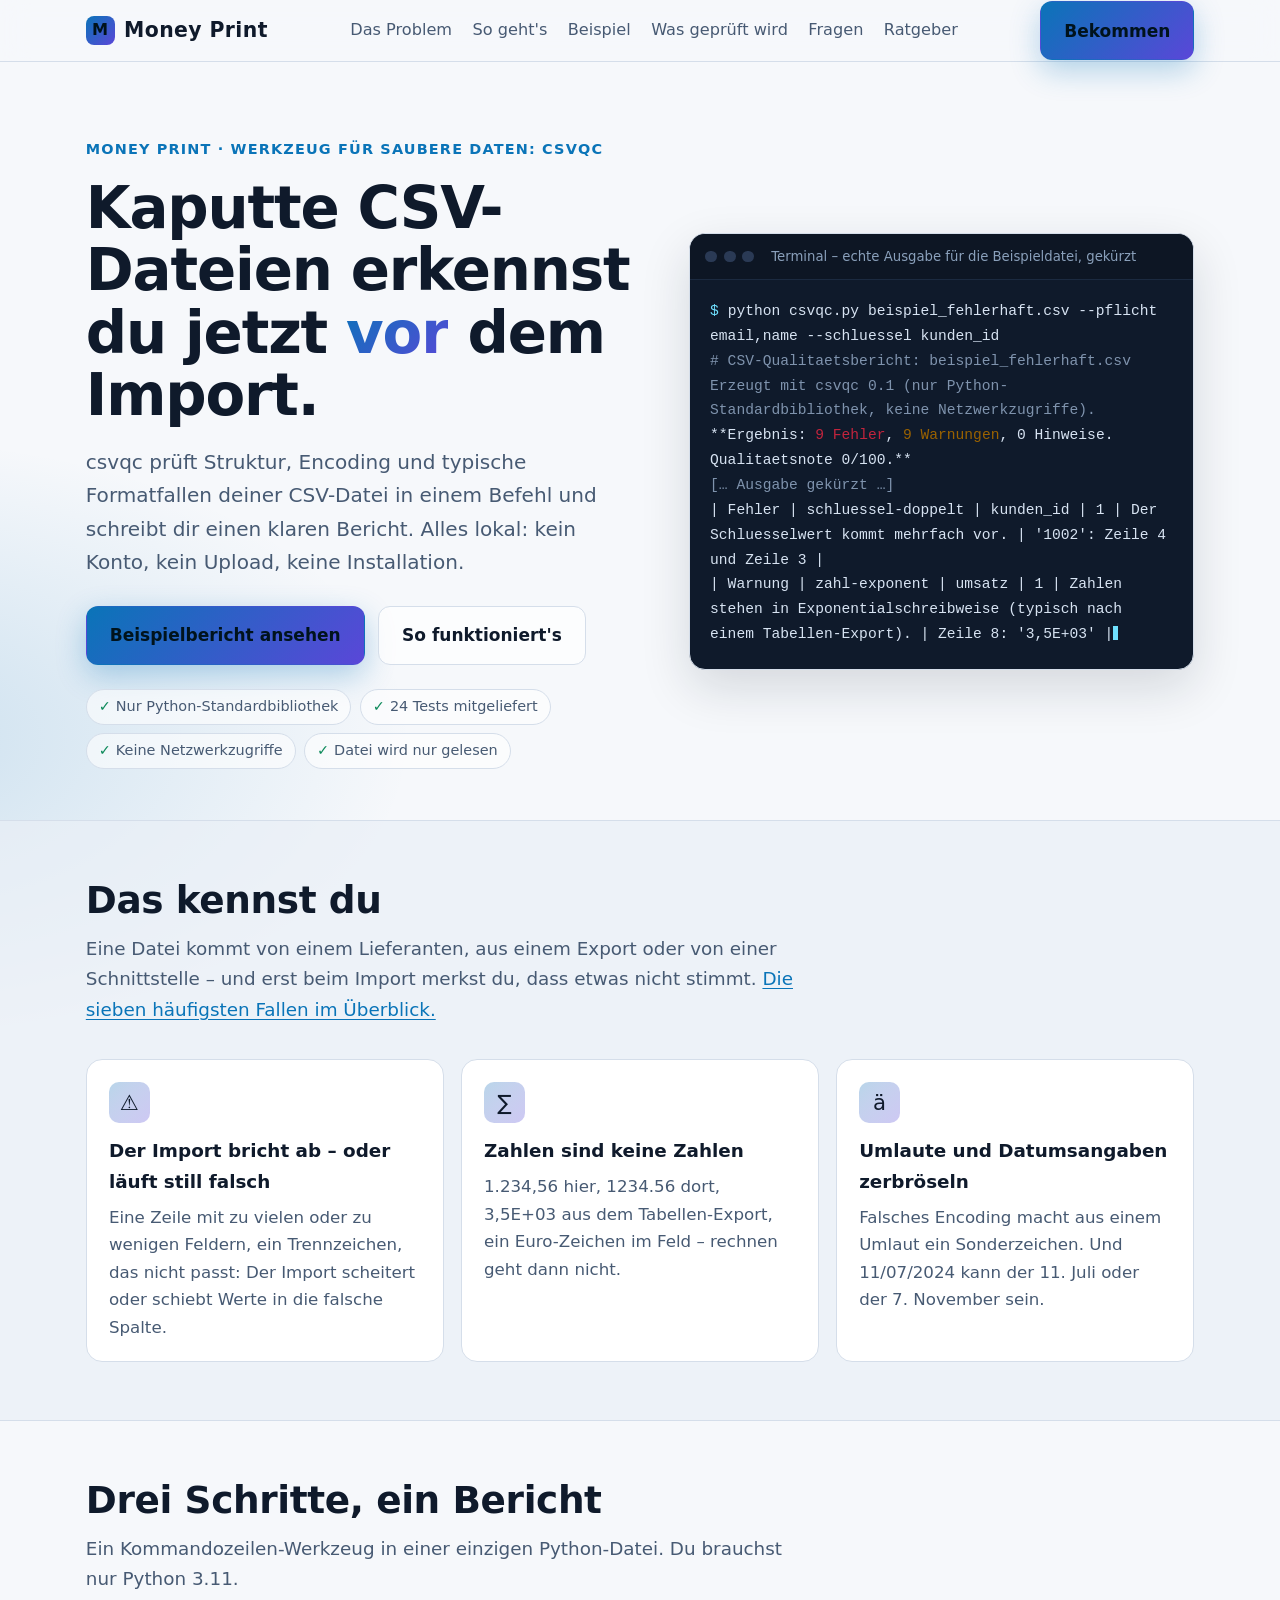
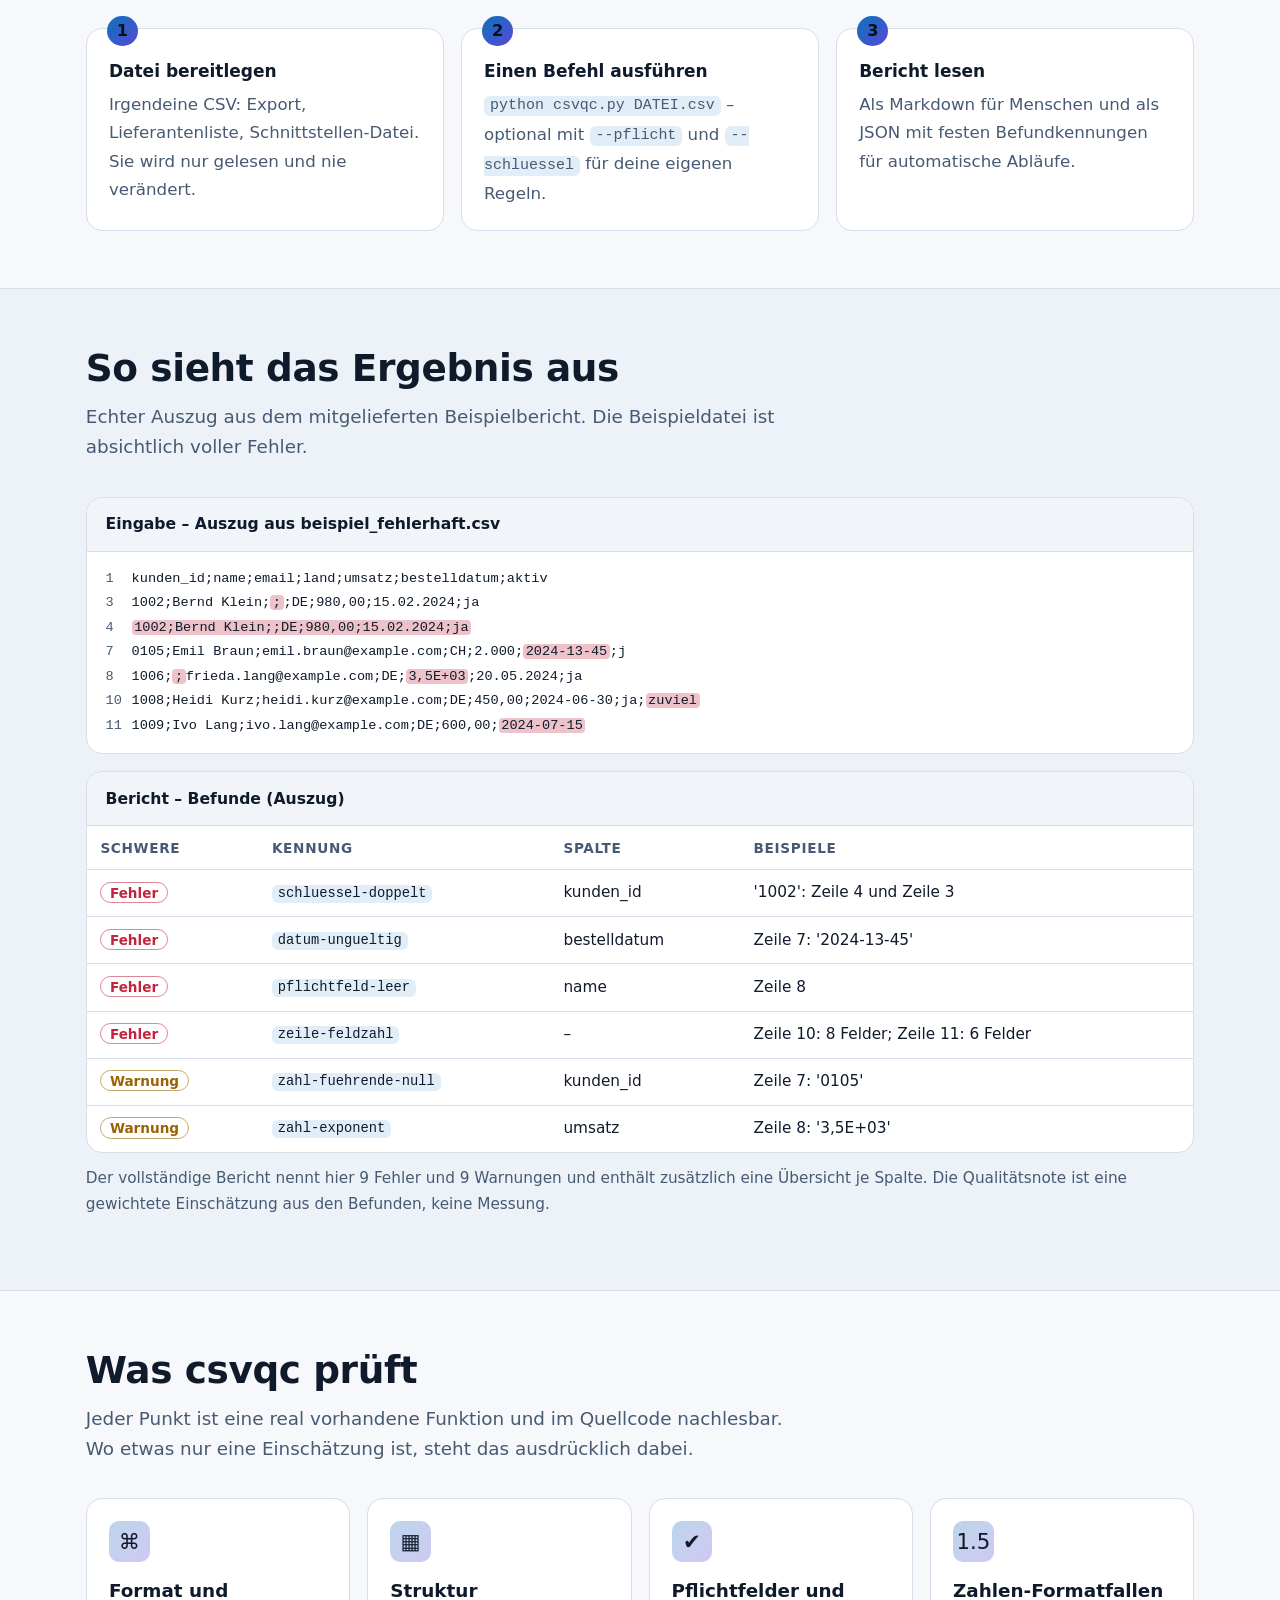
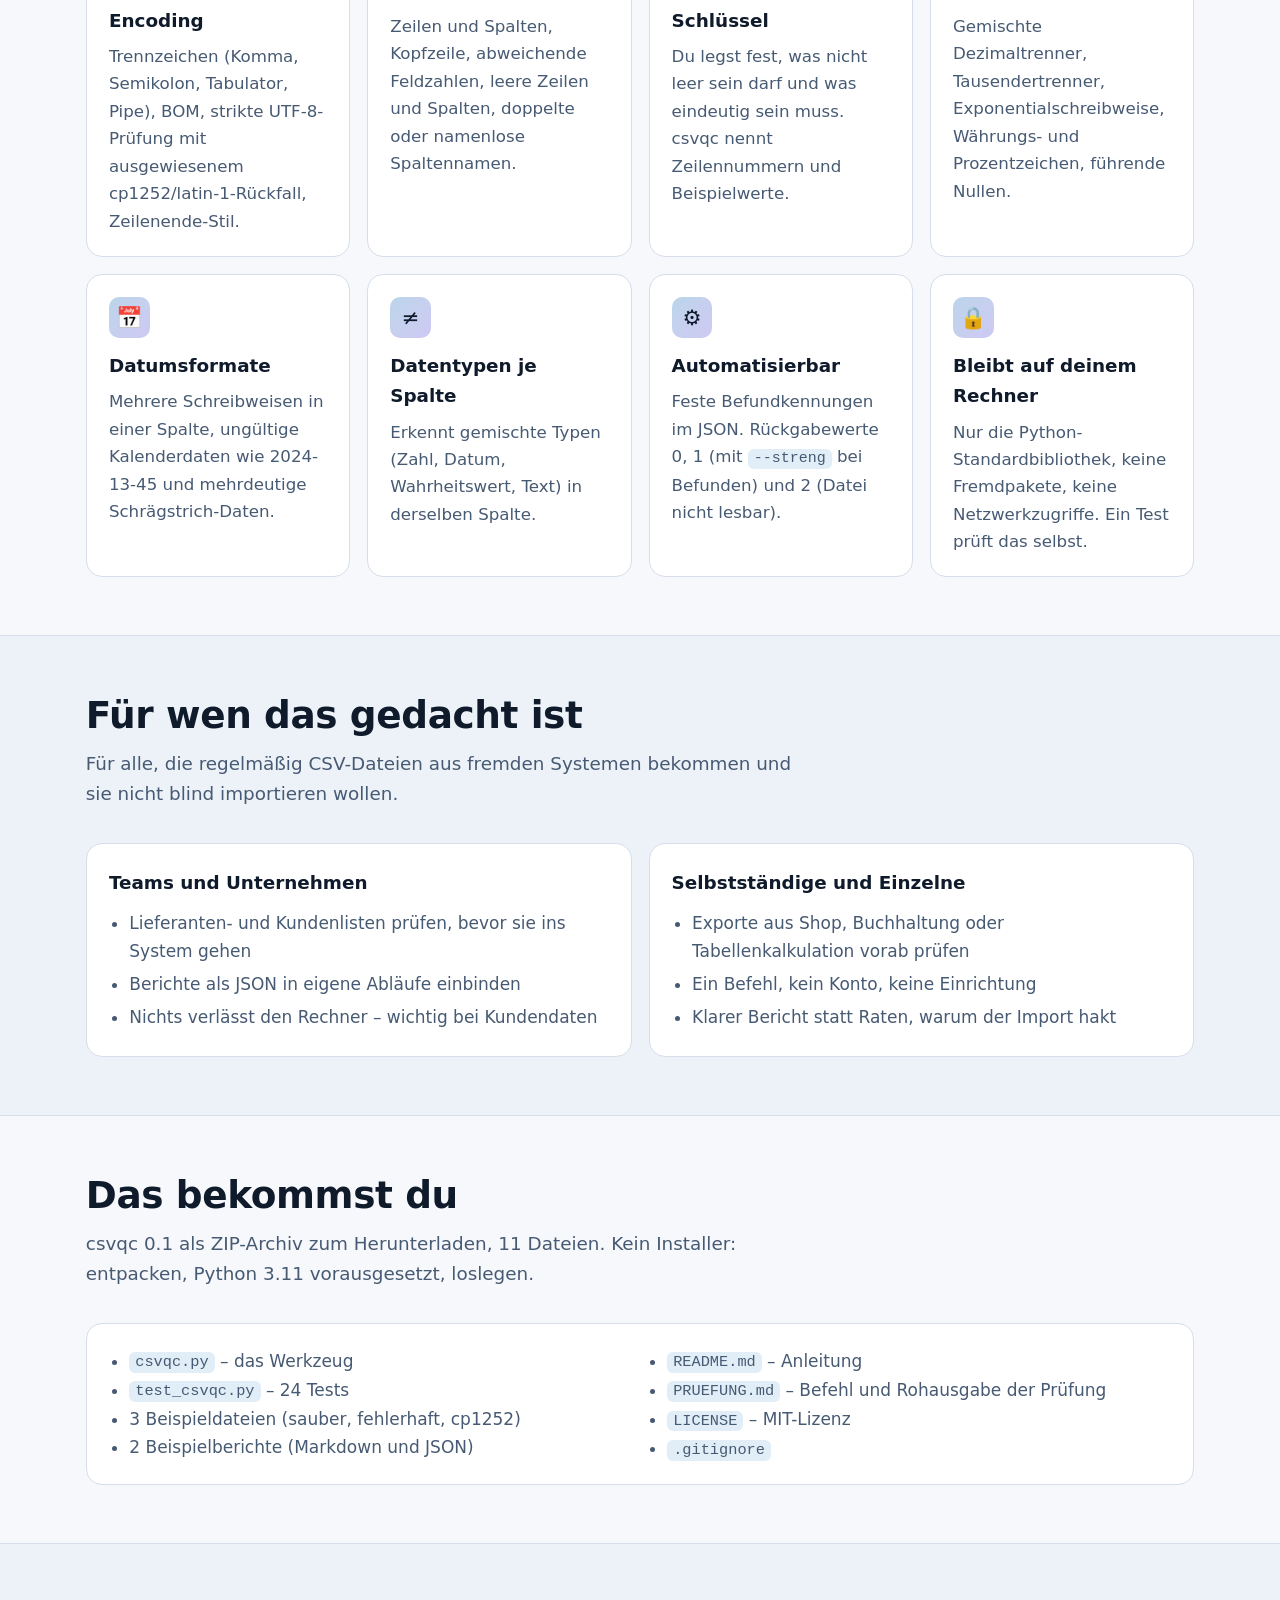
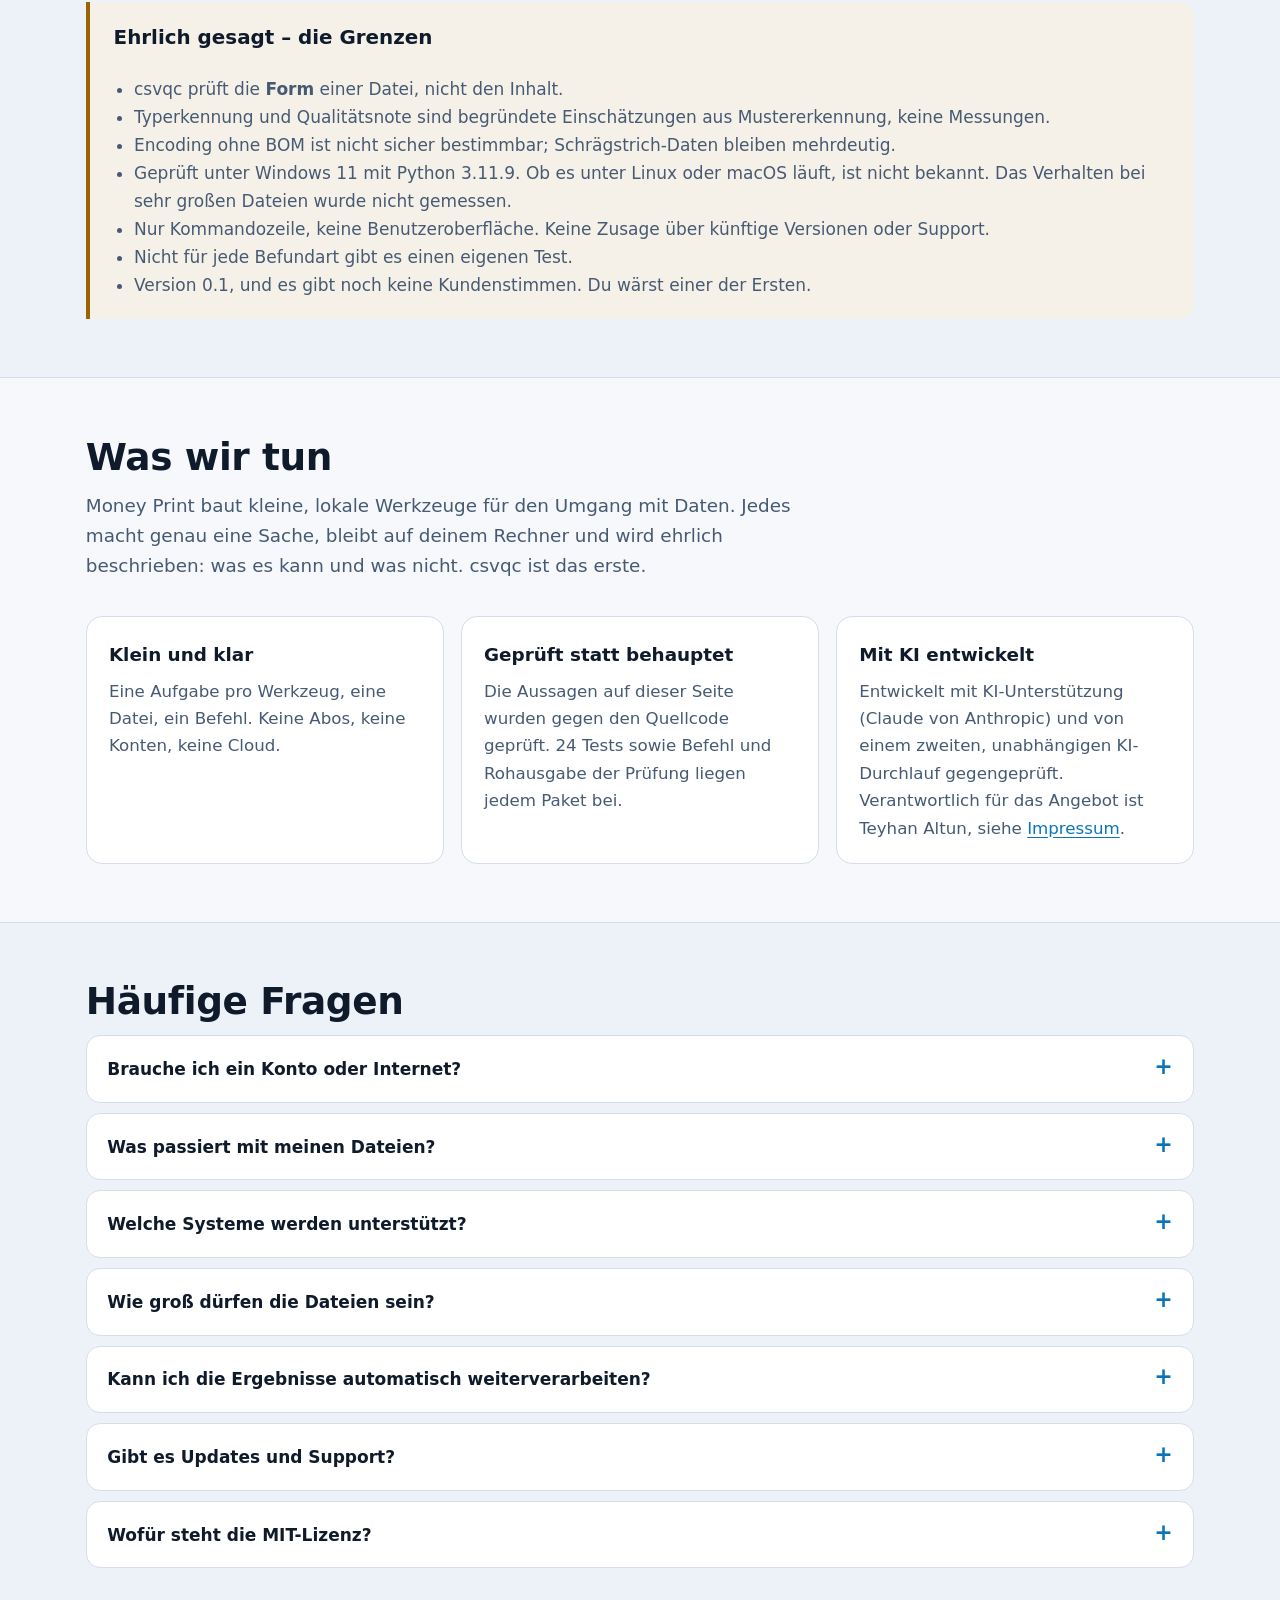
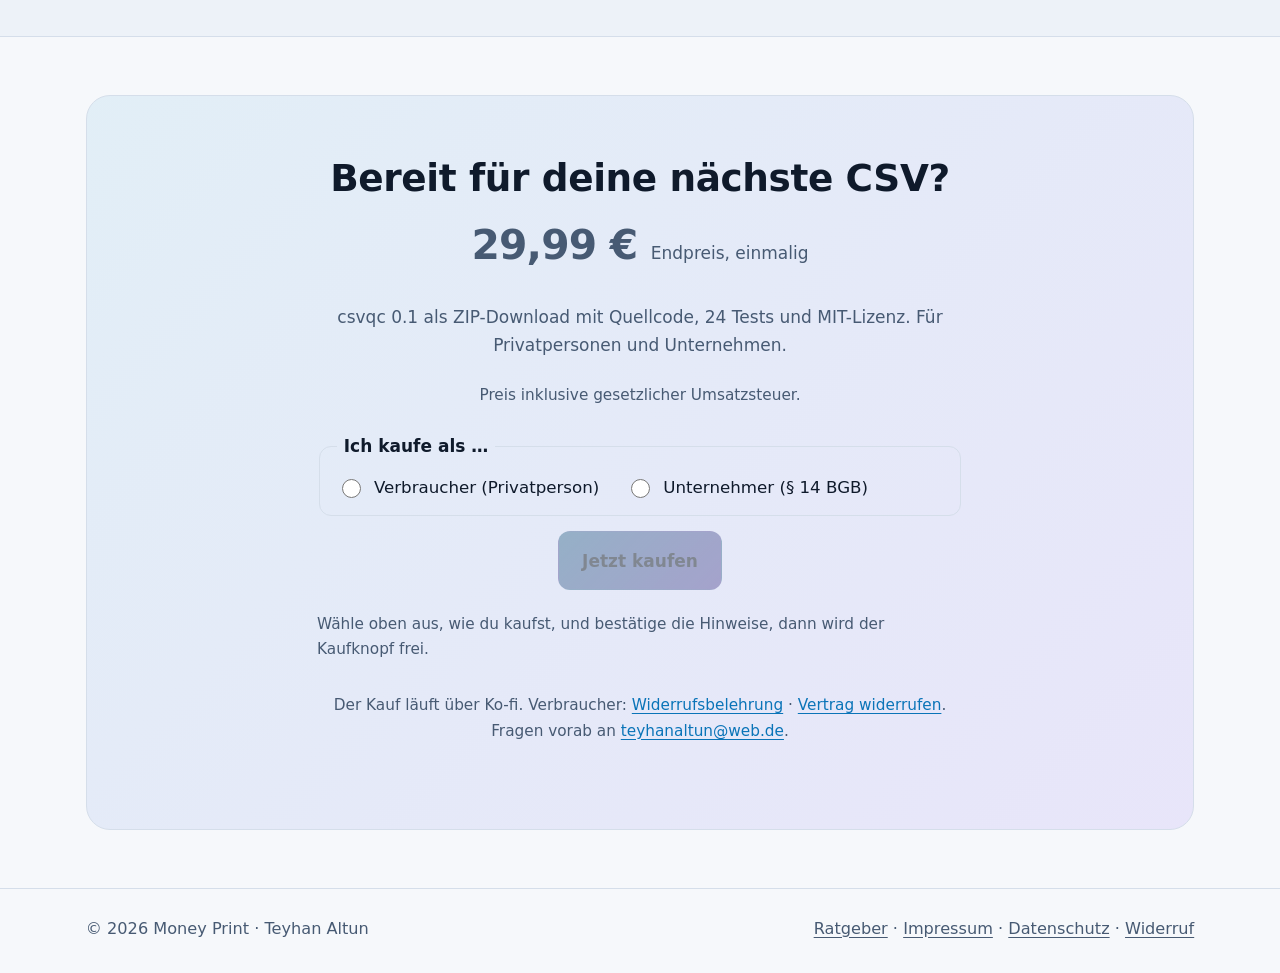
<file: index.html>
<!doctype html>
<html lang="de">
<head>
<meta charset="utf-8">
<meta name="viewport" content="width=device-width, initial-scale=1">
<title>Money Print – csvqc: CSV-Qualitätsbericht in einem Befehl</title>
<meta name="description" content="csvqc prüft Struktur, Encoding und typische Formatfallen deiner CSV-Datei in einem Befehl und schreibt einen klaren Bericht. Lokal, ohne Konto, ohne Upload.">
<meta name="theme-color" content="#080c12">
<meta property="og:type" content="website">
<meta property="og:locale" content="de_DE">
<meta property="og:site_name" content="Money Print">
<meta property="og:title" content="Money Print – csvqc: CSV-Qualitätsbericht in einem Befehl">
<meta property="og:description" content="Kaputte CSV-Dateien erkennst du jetzt vor dem Import. Lokal, ohne Konto, ohne Upload.">
<link rel="icon" href="data:image/svg+xml,%3Csvg xmlns='http://www.w3.org/2000/svg' viewBox='0 0 64 64'%3E%3Cdefs%3E%3ClinearGradient id='g' x1='0' y1='0' x2='1' y2='1'%3E%3Cstop offset='0' stop-color='%2338d4ff'/%3E%3Cstop offset='1' stop-color='%238b7bff'/%3E%3C/linearGradient%3E%3C/defs%3E%3Crect width='64' height='64' rx='14' fill='url(%23g)'/%3E%3Ctext x='32' y='43' font-size='34' font-family='Arial' font-weight='900' text-anchor='middle' fill='%2300131c'%3EM%3C/text%3E%3C/svg%3E">
<link rel="stylesheet" href="style.css">
</head>
<body>
<a class="skip" href="#inhalt">Zum Inhalt springen</a>

<header class="bar">
  <div class="wrap">
    <a class="brand" href="index.html"><span class="logo" aria-hidden="true">M</span>Money Print</a>
    <nav aria-label="Hauptnavigation">
      <a href="#problem">Das Problem</a>
      <a href="#so">So geht's</a>
      <a href="#beispiel">Beispiel</a>
      <a href="#pruefung">Was geprüft wird</a>
      <a href="#faq">Fragen</a>
      <a href="csv-fallen.html">Ratgeber</a>
    </nav>
    <a class="btn primary" href="#bekommen">Bekommen</a>
  </div>
</header>

<main id="inhalt">

<section class="hero" aria-labelledby="titel">
  <div class="wrap grid">
    <div>
      <span class="eyebrow">Money Print · Werkzeug für saubere Daten: csvqc</span>
      <h1 id="titel">Kaputte CSV-Dateien erkennst du jetzt <em>vor</em> dem Import.</h1>
      <p class="lead">csvqc prüft Struktur, Encoding und typische Formatfallen deiner CSV-Datei in einem Befehl und schreibt dir einen klaren Bericht. Alles lokal: kein Konto, kein Upload, keine Installation.</p>
      <div class="cta">
        <a class="btn primary" href="#beispiel">Beispielbericht ansehen</a>
        <a class="btn ghost" href="#so">So funktioniert's</a>
      </div>
      <ul class="chips" aria-label="Eckdaten">
        <li>Nur Python-Standardbibliothek</li>
        <li>24 Tests mitgeliefert</li>
        <li>Keine Netzwerkzugriffe</li>
        <li>Datei wird nur gelesen</li>
      </ul>
    </div>

    <div class="term" role="img" aria-label="Beispiel: gekürzte Ausgabe von csvqc für eine absichtlich fehlerhafte Beispieldatei, 9 Fehler und 9 Warnungen">
      <div class="top"><i></i><i></i><i></i><span>Terminal – echte Ausgabe für die Beispieldatei, gekürzt</span></div>
<pre aria-hidden="true"><span class="l l1"><span class="p">$</span> python csvqc.py beispiel_fehlerhaft.csv --pflicht email,name --schluessel kunden_id</span><span class="l l2 dim"># CSV-Qualitaetsbericht: beispiel_fehlerhaft.csv</span><span class="l l3 dim">Erzeugt mit csvqc 0.1 (nur Python-Standardbibliothek, keine Netzwerkzugriffe).</span><span class="l l4">**Ergebnis: <span class="er">9 Fehler</span>, <span class="wa">9 Warnungen</span>, 0 Hinweise. Qualitaetsnote 0/100.**</span><span class="l l5 dim">[… Ausgabe gekürzt …]</span><span class="l l6">| Fehler | schluessel-doppelt | kunden_id | 1 | Der Schluesselwert kommt mehrfach vor. | '1002': Zeile 4 und Zeile 3 |</span><span class="l l7">| Warnung | zahl-exponent | umsatz | 1 | Zahlen stehen in Exponentialschreibweise (typisch nach einem Tabellen-Export). | Zeile 8: '3,5E+03' |<span class="caret"></span></span></pre>
    </div>
  </div>
</section>

<section id="problem" class="alt" aria-labelledby="h-problem">
  <div class="wrap">
    <h2 id="h-problem">Das kennst du</h2>
    <p class="sub">Eine Datei kommt von einem Lieferanten, aus einem Export oder von einer Schnittstelle – und erst beim Import merkst du, dass etwas nicht stimmt. <a href="csv-fallen.html">Die sieben häufigsten Fallen im Überblick.</a></p>
    <div class="cards">
      <div class="card"><div class="ico" aria-hidden="true">⚠</div><h3>Der Import bricht ab – oder läuft still falsch</h3><p>Eine Zeile mit zu vielen oder zu wenigen Feldern, ein Trennzeichen, das nicht passt: Der Import scheitert oder schiebt Werte in die falsche Spalte.</p></div>
      <div class="card"><div class="ico" aria-hidden="true">∑</div><h3>Zahlen sind keine Zahlen</h3><p>1.234,56 hier, 1234.56 dort, 3,5E+03 aus dem Tabellen-Export, ein Euro-Zeichen im Feld – rechnen geht dann nicht.</p></div>
      <div class="card"><div class="ico" aria-hidden="true">ä</div><h3>Umlaute und Datumsangaben zerbröseln</h3><p>Falsches Encoding macht aus einem Umlaut ein Sonderzeichen. Und 11/07/2024 kann der 11. Juli oder der 7. November sein.</p></div>
    </div>
  </div>
</section>

<section id="so" aria-labelledby="h-so">
  <div class="wrap">
    <h2 id="h-so">Drei Schritte, ein Bericht</h2>
    <p class="sub">Ein Kommandozeilen-Werkzeug in einer einzigen Python-Datei. Du brauchst nur Python 3.11.</p>
    <ol class="steps">
      <li><b>Datei bereitlegen</b><span>Irgendeine CSV: Export, Lieferantenliste, Schnittstellen-Datei. Sie wird nur gelesen und nie verändert.</span></li>
      <li><b>Einen Befehl ausführen</b><span><code>python csvqc.py DATEI.csv</code> – optional mit <code>--pflicht</code> und <code>--schluessel</code> für deine eigenen Regeln.</span></li>
      <li><b>Bericht lesen</b><span>Als Markdown für Menschen und als JSON mit festen Befundkennungen für automatische Abläufe.</span></li>
    </ol>
  </div>
</section>

<section id="beispiel" class="alt" aria-labelledby="h-beispiel">
  <div class="wrap">
    <h2 id="h-beispiel">So sieht das Ergebnis aus</h2>
    <p class="sub">Echter Auszug aus dem mitgelieferten Beispielbericht. Die Beispieldatei ist absichtlich voller Fehler.</p>
    <div class="demo">
      <div class="panel">
        <h3>Eingabe – Auszug aus beispiel_fehlerhaft.csv</h3>
<pre><span class="n">1</span> kunden_id;name;email;land;umsatz;bestelldatum;aktiv
<span class="n">3</span> 1002;Bernd Klein;<mark>;</mark>;DE;980,00;15.02.2024;ja
<span class="n">4</span> <mark>1002;Bernd Klein;;DE;980,00;15.02.2024;ja</mark>
<span class="n">7</span> 0105;Emil Braun;emil.braun@example.com;CH;2.000;<mark>2024-13-45</mark>;j
<span class="n">8</span> 1006;<mark>;</mark>frieda.lang@example.com;DE;<mark>3,5E+03</mark>;20.05.2024;ja
<span class="n">10</span> 1008;Heidi Kurz;heidi.kurz@example.com;DE;450,00;2024-06-30;ja;<mark>zuviel</mark>
<span class="n">11</span> 1009;Ivo Lang;ivo.lang@example.com;DE;600,00;<mark>2024-07-15</mark></pre>
      </div>
      <div class="panel">
        <h3>Bericht – Befunde (Auszug)</h3>
        <div class="scroll">
        <table class="tbl">
          <thead><tr><th>Schwere</th><th>Kennung</th><th>Spalte</th><th>Beispiele</th></tr></thead>
          <tbody>
            <tr><td><span class="sev e">Fehler</span></td><td><code>schluessel-doppelt</code></td><td>kunden_id</td><td>'1002': Zeile 4 und Zeile 3</td></tr>
            <tr><td><span class="sev e">Fehler</span></td><td><code>datum-ungueltig</code></td><td>bestelldatum</td><td>Zeile 7: '2024-13-45'</td></tr>
            <tr><td><span class="sev e">Fehler</span></td><td><code>pflichtfeld-leer</code></td><td>name</td><td>Zeile 8</td></tr>
            <tr><td><span class="sev e">Fehler</span></td><td><code>zeile-feldzahl</code></td><td>–</td><td>Zeile 10: 8 Felder; Zeile 11: 6 Felder</td></tr>
            <tr><td><span class="sev w">Warnung</span></td><td><code>zahl-fuehrende-null</code></td><td>kunden_id</td><td>Zeile 7: '0105'</td></tr>
            <tr><td><span class="sev w">Warnung</span></td><td><code>zahl-exponent</code></td><td>umsatz</td><td>Zeile 8: '3,5E+03'</td></tr>
          </tbody>
        </table>
        </div>
      </div>
    </div>
    <p class="note">Der vollständige Bericht nennt hier 9 Fehler und 9 Warnungen und enthält zusätzlich eine Übersicht je Spalte. Die Qualitätsnote ist eine gewichtete Einschätzung aus den Befunden, keine Messung.</p>
  </div>
</section>

<section id="pruefung" aria-labelledby="h-pruefung">
  <div class="wrap">
    <h2 id="h-pruefung">Was csvqc prüft</h2>
    <p class="sub">Jeder Punkt ist eine real vorhandene Funktion und im Quellcode nachlesbar. Wo etwas nur eine Einschätzung ist, steht das ausdrücklich dabei.</p>
    <div class="cards">
      <div class="card"><div class="ico" aria-hidden="true">⌘</div><h3>Format und Encoding</h3><p>Trennzeichen (Komma, Semikolon, Tabulator, Pipe), BOM, strikte UTF-8-Prüfung mit ausgewiesenem cp1252/latin-1-Rückfall, Zeilenende-Stil.</p></div>
      <div class="card"><div class="ico" aria-hidden="true">▦</div><h3>Struktur</h3><p>Zeilen und Spalten, Kopfzeile, abweichende Feldzahlen, leere Zeilen und Spalten, doppelte oder namenlose Spaltennamen.</p></div>
      <div class="card"><div class="ico" aria-hidden="true">✔</div><h3>Pflichtfelder und Schlüssel</h3><p>Du legst fest, was nicht leer sein darf und was eindeutig sein muss. csvqc nennt Zeilennummern und Beispielwerte.</p></div>
      <div class="card"><div class="ico" aria-hidden="true">1.5</div><h3>Zahlen-Formatfallen</h3><p>Gemischte Dezimaltrenner, Tausendertrenner, Exponentialschreibweise, Währungs- und Prozentzeichen, führende Nullen.</p></div>
      <div class="card"><div class="ico" aria-hidden="true">📅</div><h3>Datumsformate</h3><p>Mehrere Schreibweisen in einer Spalte, ungültige Kalenderdaten wie 2024-13-45 und mehrdeutige Schrägstrich-Daten.</p></div>
      <div class="card"><div class="ico" aria-hidden="true">≠</div><h3>Datentypen je Spalte</h3><p>Erkennt gemischte Typen (Zahl, Datum, Wahrheitswert, Text) in derselben Spalte.</p></div>
      <div class="card"><div class="ico" aria-hidden="true">⚙</div><h3>Automatisierbar</h3><p>Feste Befundkennungen im JSON. Rückgabewerte 0, 1 (mit <code>--streng</code> bei Befunden) und 2 (Datei nicht lesbar).</p></div>
      <div class="card"><div class="ico" aria-hidden="true">🔒</div><h3>Bleibt auf deinem Rechner</h3><p>Nur die Python-Standardbibliothek, keine Fremdpakete, keine Netzwerkzugriffe. Ein Test prüft das selbst.</p></div>
    </div>
  </div>
</section>

<section id="fuer-wen" class="alt" aria-labelledby="h-wen">
  <div class="wrap">
    <h2 id="h-wen">Für wen das gedacht ist</h2>
    <p class="sub">Für alle, die regelmäßig CSV-Dateien aus fremden Systemen bekommen und sie nicht blind importieren wollen.</p>
    <div class="two">
      <div class="card"><h3>Teams und Unternehmen</h3><ul class="list"><li>Lieferanten- und Kundenlisten prüfen, bevor sie ins System gehen</li><li>Berichte als JSON in eigene Abläufe einbinden</li><li>Nichts verlässt den Rechner – wichtig bei Kundendaten</li></ul></div>
      <div class="card"><h3>Selbstständige und Einzelne</h3><ul class="list"><li>Exporte aus Shop, Buchhaltung oder Tabellenkalkulation vorab prüfen</li><li>Ein Befehl, kein Konto, keine Einrichtung</li><li>Klarer Bericht statt Raten, warum der Import hakt</li></ul></div>
    </div>
  </div>
</section>

<section id="lieferung" aria-labelledby="h-lieferung">
  <div class="wrap">
    <h2 id="h-lieferung">Das bekommst du</h2>
    <p class="sub">csvqc 0.1 als ZIP-Archiv zum Herunterladen, 11 Dateien. Kein Installer: entpacken, Python 3.11 vorausgesetzt, loslegen.</p>
    <div class="card">
      <ul class="files">
        <li><code>csvqc.py</code> – das Werkzeug</li>
        <li><code>test_csvqc.py</code> – 24 Tests</li>
        <li>3 Beispieldateien (sauber, fehlerhaft, cp1252)</li>
        <li>2 Beispielberichte (Markdown und JSON)</li>
        <li><code>README.md</code> – Anleitung</li>
        <li><code>PRUEFUNG.md</code> – Befehl und Rohausgabe der Prüfung</li>
        <li><code>LICENSE</code> – MIT-Lizenz</li>
        <li><code>.gitignore</code></li>
      </ul>
    </div>
  </div>
</section>

<section id="ehrlich" class="alt" aria-labelledby="h-ehrlich">
  <div class="wrap">
    <div class="honest">
      <h3 id="h-ehrlich">Ehrlich gesagt – die Grenzen</h3>
      <ul>
        <li>csvqc prüft die <strong>Form</strong> einer Datei, nicht den Inhalt.</li>
        <li>Typerkennung und Qualitätsnote sind begründete Einschätzungen aus Mustererkennung, keine Messungen.</li>
        <li>Encoding ohne BOM ist nicht sicher bestimmbar; Schrägstrich-Daten bleiben mehrdeutig.</li>
        <li>Geprüft unter Windows 11 mit Python 3.11.9. Ob es unter Linux oder macOS läuft, ist nicht bekannt. Das Verhalten bei sehr großen Dateien wurde nicht gemessen.</li>
        <li>Nur Kommandozeile, keine Benutzeroberfläche. Keine Zusage über künftige Versionen oder Support.</li>
        <li>Nicht für jede Befundart gibt es einen eigenen Test.</li>
        <li>Version 0.1, und es gibt noch keine Kundenstimmen. Du wärst einer der Ersten.</li>
      </ul>
    </div>
  </div>
</section>

<section id="ueber" aria-labelledby="h-ueber">
  <div class="wrap">
    <h2 id="h-ueber">Was wir tun</h2>
    <p class="sub">Money Print baut kleine, lokale Werkzeuge für den Umgang mit Daten. Jedes macht genau eine Sache, bleibt auf deinem Rechner und wird ehrlich beschrieben: was es kann und was nicht. csvqc ist das erste.</p>
    <div class="cards">
      <div class="card"><h3>Klein und klar</h3><p>Eine Aufgabe pro Werkzeug, eine Datei, ein Befehl. Keine Abos, keine Konten, keine Cloud.</p></div>
      <div class="card"><h3>Geprüft statt behauptet</h3><p>Die Aussagen auf dieser Seite wurden gegen den Quellcode geprüft. 24 Tests sowie Befehl und Rohausgabe der Prüfung liegen jedem Paket bei.</p></div>
      <div class="card"><h3>Mit KI entwickelt</h3><p>Entwickelt mit KI-Unterstützung (Claude von Anthropic) und von einem zweiten, unabhängigen KI-Durchlauf gegengeprüft. Verantwortlich für das Angebot ist Teyhan Altun, siehe <a href="impressum.html">Impressum</a>.</p></div>
    </div>
  </div>
</section>

<section id="faq" class="alt" aria-labelledby="h-faq">
  <div class="wrap">
    <h2 id="h-faq">Häufige Fragen</h2>
    <details><summary>Brauche ich ein Konto oder Internet?</summary><p>Nein. csvqc läuft lokal und stellt keine Netzwerkverbindung her. Internet brauchst du nur zum Herunterladen des Pakets.</p></details>
    <details><summary>Was passiert mit meinen Dateien?</summary><p>Sie bleiben auf deinem Rechner. csvqc liest die Datei nur und verändert sie nie. Einen Upload gibt es nicht.</p></details>
    <details><summary>Welche Systeme werden unterstützt?</summary><p>Geprüft wurde unter Windows 11 mit Python 3.11.9. Ob es unter Linux oder macOS läuft, ist nicht bekannt.</p></details>
    <details><summary>Wie groß dürfen die Dateien sein?</summary><p>Das Verhalten bei sehr großen Dateien wurde nicht gemessen. Wir sagen lieber ehrlich, was wir nicht wissen, als eine Zahl zu erfinden.</p></details>
    <details><summary>Kann ich die Ergebnisse automatisch weiterverarbeiten?</summary><p>Ja. Der JSON-Bericht enthält feste Befundkennungen, und die Rückgabewerte 0, 1 und 2 lassen sich in Skripten auswerten.</p></details>
    <details><summary>Gibt es Updates und Support?</summary><p>Es gibt keine Zusage über künftige Versionen und keinen zugesagten Support. Fragen kannst du jederzeit per E-Mail stellen.</p></details>
    <details><summary>Wofür steht die MIT-Lizenz?</summary><p>Du bekommst den Quellcode und darfst ihn nutzen und anpassen. Die genauen Bedingungen stehen in der mitgelieferten Datei <code>LICENSE</code>.</p></details>
  </div>
</section>

<section id="bekommen" aria-labelledby="h-bekommen">
  <div class="wrap">
    <div class="final">
      <h2 id="h-bekommen">Bereit für deine nächste CSV?</h2>
      <p class="price">29,99 € <small>Endpreis, einmalig</small></p>
      <p>csvqc 0.1 als ZIP-Download mit Quellcode, 24 Tests und MIT-Lizenz. Für Privatpersonen und Unternehmen.</p>
      <p class="note" id="steuer">Preis inklusive gesetzlicher Umsatzsteuer.</p>

      <form id="kauf" class="buy" novalidate>
        <fieldset>
          <legend>Ich kaufe als …</legend>
          <label class="opt"><input type="radio" name="art" value="verbraucher"> Verbraucher (Privatperson)</label>
          <label class="opt"><input type="radio" name="art" value="unternehmer"> Unternehmer (§ 14 BGB)</label>
        </fieldset>
        <div id="k-verbraucher" hidden>
          <label class="chk"><input type="checkbox" id="c1"> Ich stimme ausdrücklich zu, dass Money Print vor Ablauf der Widerrufsfrist mit der Vertragserfüllung beginnt, also mit der Bereitstellung des Downloads.</label>
          <label class="chk"><input type="checkbox" id="c2"> Mir ist bekannt, dass mein Widerrufsrecht durch meine Zustimmung mit Beginn der Vertragserfüllung erlischt. Sobald ich den Download aufrufe, ist ein Widerruf nicht mehr möglich und der Kaufpreis wird nicht erstattet.</label>
        </div>
        <div id="k-unternehmer" hidden>
          <label class="chk"><input type="checkbox" id="c3"> Ich bestätige, dass ich den Vertrag als Unternehmer (§ 14 BGB) für meine gewerbliche oder selbstständige Tätigkeit abschließe.</label>
          <p class="note">Für Unternehmer gibt es kein gesetzliches Widerrufsrecht. Nach der Bereitstellung des Downloads sind Rückgabe und Erstattung ausgeschlossen; gesetzliche Mängelrechte bleiben unberührt.</p>
        </div>
        <a id="kaufen" class="btn primary" role="button" aria-disabled="true" data-href="https://ko-fi.com/s/7de1abf5a8">Jetzt kaufen</a>
        <p class="note" id="kaufhinweis">Wähle oben aus, wie du kaufst, und bestätige die Hinweise, dann wird der Kaufknopf frei.</p>
      </form>
      <noscript><p class="note">Der Kaufknopf braucht JavaScript. Ohne JavaScript schreib bitte an <a href="mailto:teyhanaltun@web.de?subject=csvqc">teyhanaltun@web.de</a>.</p></noscript>

      <p class="note">Der Kauf läuft über Ko-fi. Verbraucher: <a href="widerruf.html">Widerrufsbelehrung</a> · <a href="widerrufen.html">Vertrag widerrufen</a>. Fragen vorab an <a href="mailto:teyhanaltun@web.de?subject=csvqc">teyhanaltun@web.de</a>.</p>
    </div>
  </div>
</section>

</main>

<footer>
  <div class="wrap">
    <span>© 2026 Money Print · Teyhan Altun</span>
    <span><a href="csv-fallen.html">Ratgeber</a> · <a href="impressum.html">Impressum</a> · <a href="datenschutz.html">Datenschutz</a> · <a href="widerruf.html">Widerruf</a></span>
  </div>
</footer>

<script>
(function () {
  // Schaltet nur den Kaufknopf frei. Es werden keine Daten gesendet oder gespeichert.
  var $ = function (id) { return document.getElementById(id); };
  var form = $('kauf'), knopf = $('kaufen'), hinweis = $('kaufhinweis');
  var ziel = knopf.getAttribute('data-href') || '';
  var bereit = ziel.indexOf('HIER') === -1;
  function art() { var r = form.querySelector('input[name="art"]:checked'); return r ? r.value : ''; }
  function aus() { knopf.removeAttribute('href'); knopf.setAttribute('aria-disabled', 'true'); knopf.classList.add('off'); }
  function an() { knopf.setAttribute('href', ziel); knopf.setAttribute('aria-disabled', 'false'); knopf.classList.remove('off'); }
  function pruefen() {
    var a = art();
    $('k-verbraucher').hidden = a !== 'verbraucher';
    $('k-unternehmer').hidden = a !== 'unternehmer';
    if (!bereit) { aus(); hinweis.textContent = 'Der Shop ist noch nicht freigeschaltet.'; return; }
    var ok = (a === 'verbraucher' && $('c1').checked && $('c2').checked) || (a === 'unternehmer' && $('c3').checked);
    if (ok) { an(); hinweis.textContent = 'Du wirst zu Ko-fi weitergeleitet. Dort schließt du den Kauf ab.'; } else { aus(); hinweis.textContent = 'Wähle oben aus, wie du kaufst, und bestätige die Hinweise, dann wird der Kaufknopf frei.'; }
  }
  form.addEventListener('change', pruefen);
  knopf.addEventListener('click', function (e) { if (knopf.getAttribute('aria-disabled') === 'true') e.preventDefault(); });
  aus(); pruefen();
})();
</script>
</body>
</html>
</file>
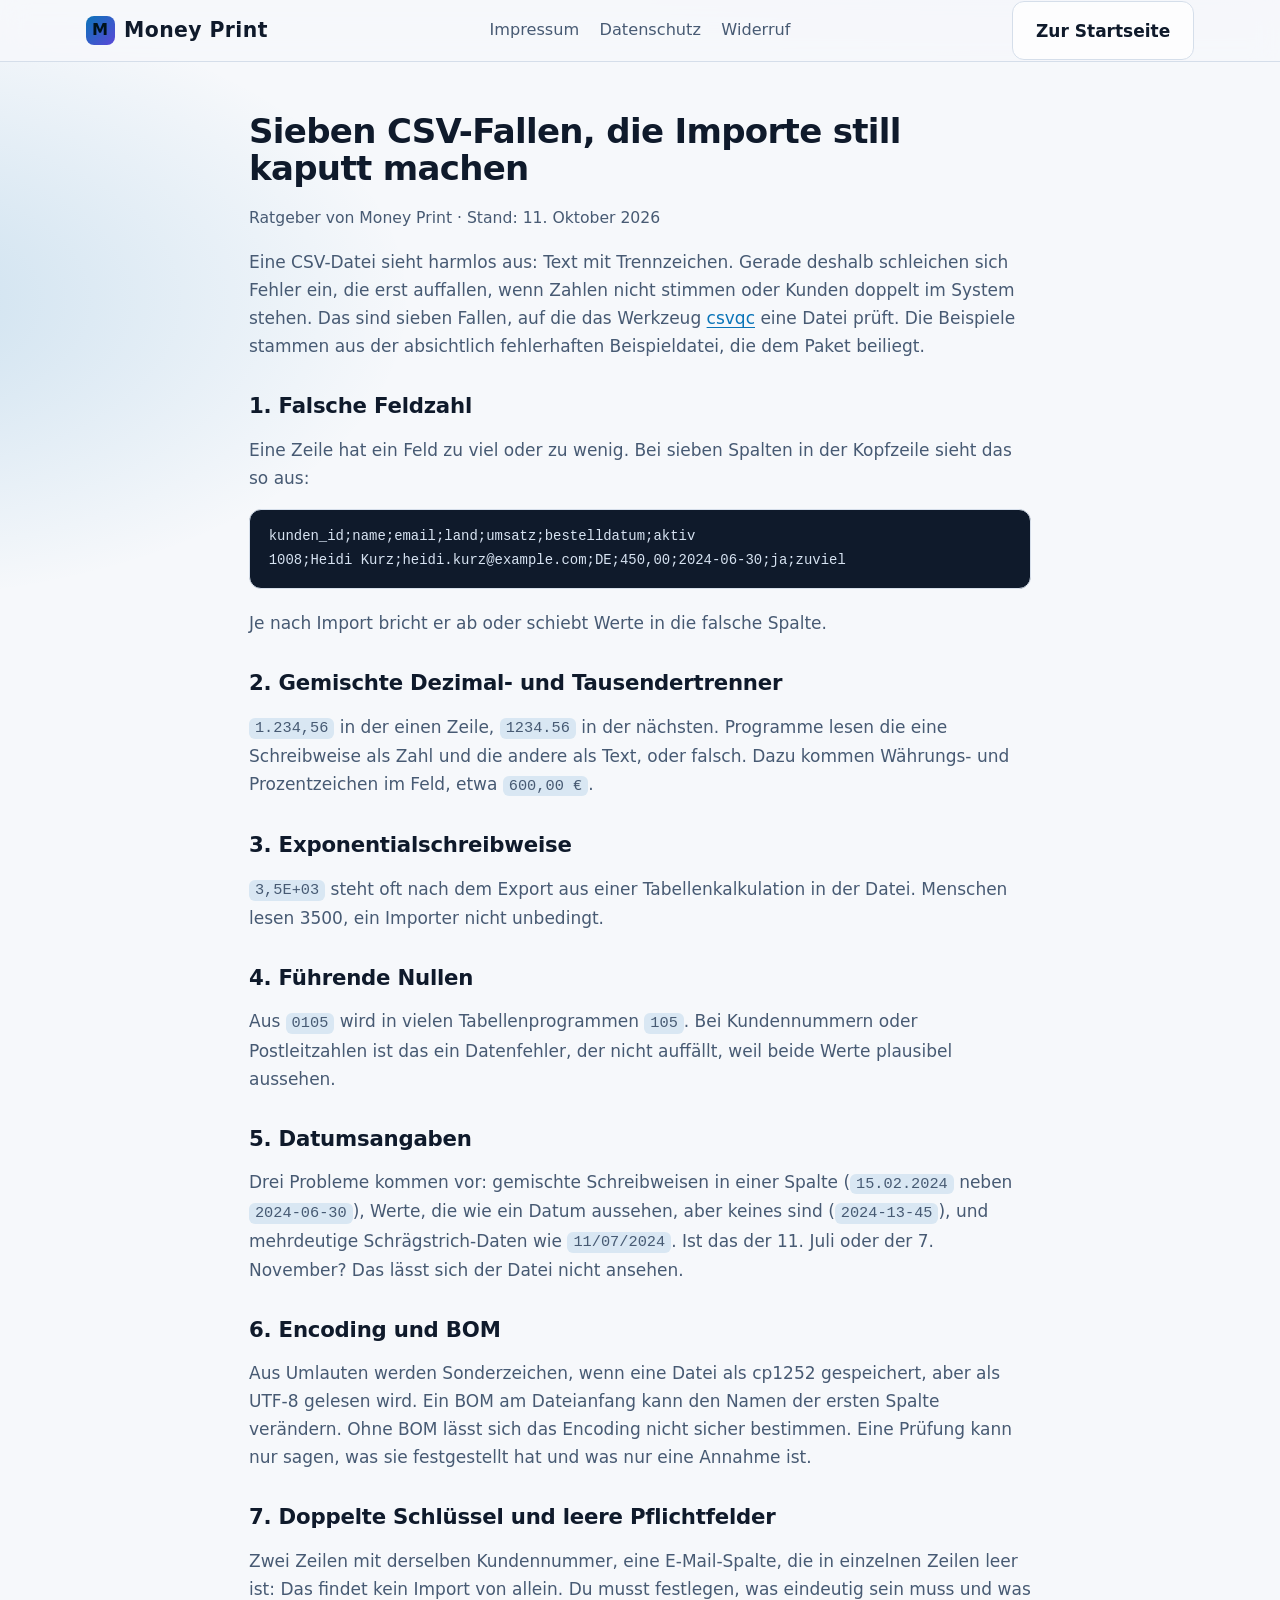
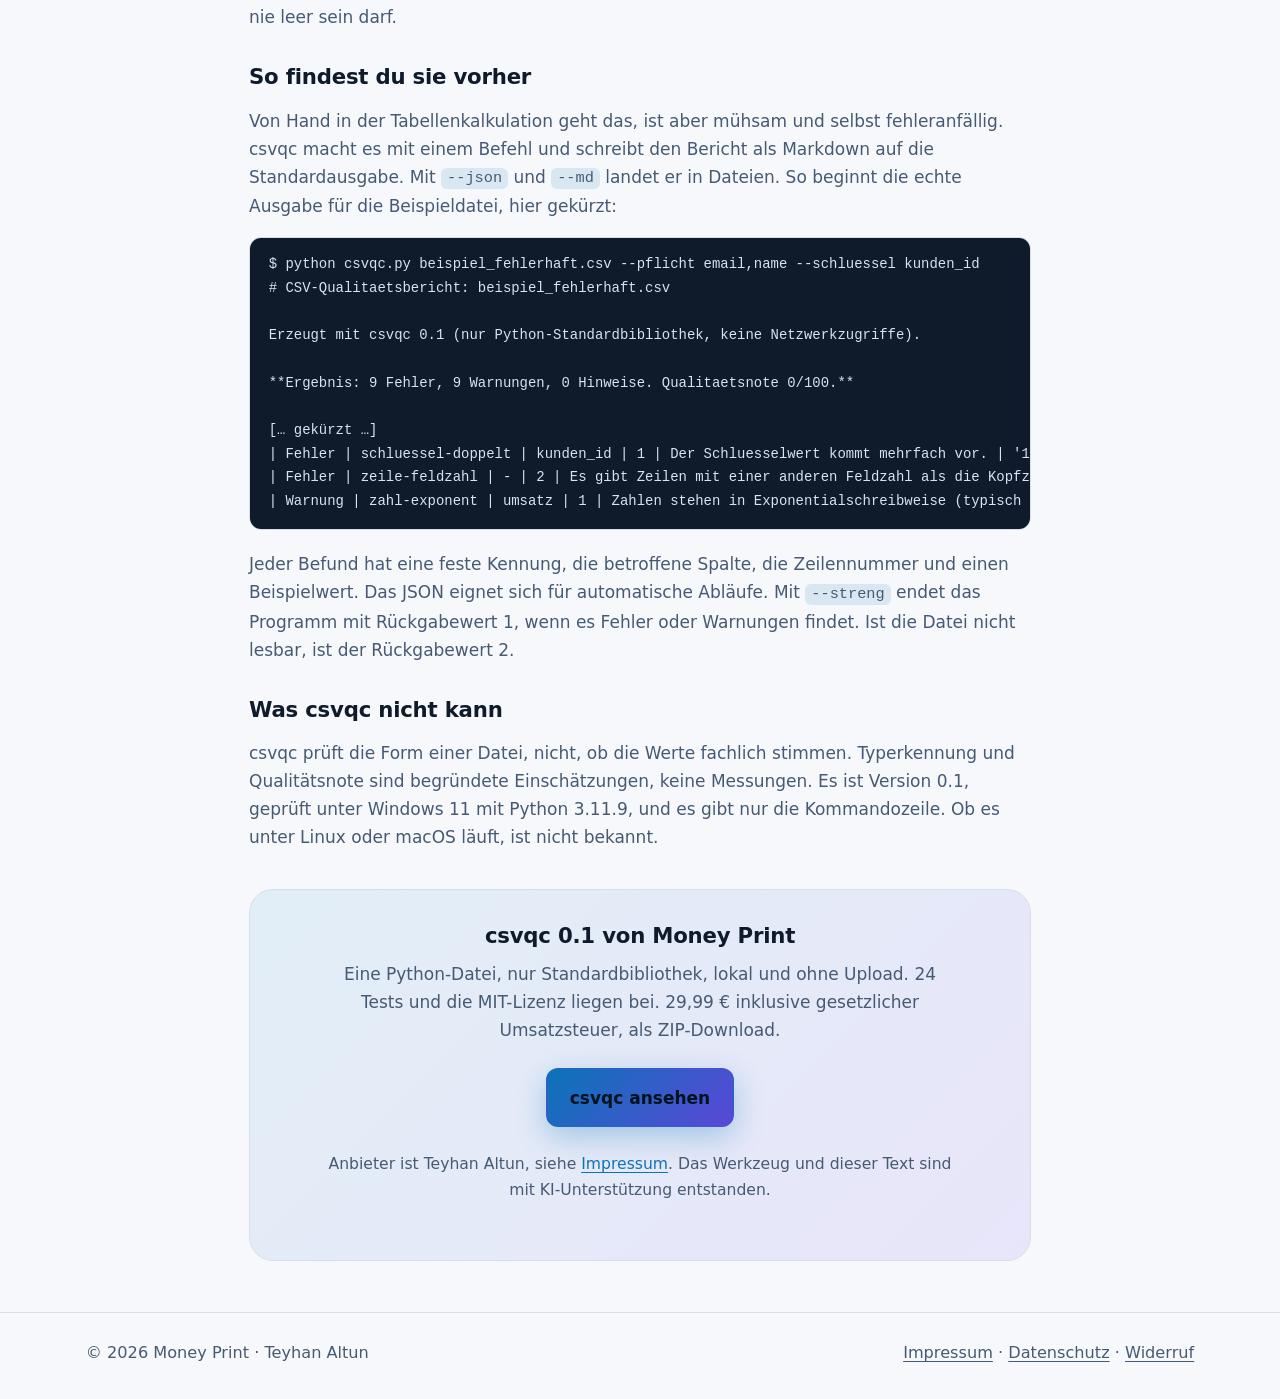
<file: csv-fallen.html>
<!doctype html>
<html lang="de">
<head>
<meta charset="utf-8">
<meta name="viewport" content="width=device-width, initial-scale=1">
<title>Sieben CSV-Fallen, die Importe still kaputt machen – Money Print</title>
<meta name="description" content="Falsche Feldzahl, gemischte Dezimaltrenner, führende Nullen, mehrdeutige Datumsangaben: sieben CSV-Fallen, die Importe still falsch machen, und wie du sie vor dem Import findest.">
<meta name="theme-color" content="#080c12">
<link rel="canonical" href="https://money-print.github.io/csv-fallen.html">
<meta property="og:type" content="article">
<meta property="og:locale" content="de_DE">
<meta property="og:site_name" content="Money Print">
<meta property="og:title" content="Sieben CSV-Fallen, die Importe still kaputt machen">
<meta property="og:description" content="Sieben typische Fehler in CSV-Dateien und wie du sie vor dem Import findest.">
<link rel="stylesheet" href="style.css">
</head>
<body>
<header class="bar">
  <div class="wrap">
    <a class="brand" href="index.html"><span class="logo" aria-hidden="true">M</span>Money Print</a>
    <nav aria-label="Rechtliches"><a href="impressum.html">Impressum</a><a href="datenschutz.html">Datenschutz</a><a href="widerruf.html">Widerruf</a></nav>
    <a class="btn ghost" href="index.html">Zur Startseite</a>
  </div>
</header>
<main>
  <article class="wrap page">
    <h1>Sieben CSV-Fallen, die Importe still kaputt machen</h1>
    <p class="note">Ratgeber von Money Print · Stand: 11. Oktober 2026</p>

    <p>Eine CSV-Datei sieht harmlos aus: Text mit Trennzeichen. Gerade deshalb schleichen sich Fehler ein, die erst auffallen, wenn Zahlen nicht stimmen oder Kunden doppelt im System stehen. Das sind sieben Fallen, auf die das Werkzeug <a href="index.html">csvqc</a> eine Datei prüft. Die Beispiele stammen aus der absichtlich fehlerhaften Beispieldatei, die dem Paket beiliegt.</p>

    <h2>1. Falsche Feldzahl</h2>
    <p>Eine Zeile hat ein Feld zu viel oder zu wenig. Bei sieben Spalten in der Kopfzeile sieht das so aus:</p>
<pre>kunden_id;name;email;land;umsatz;bestelldatum;aktiv
1008;Heidi Kurz;heidi.kurz@example.com;DE;450,00;2024-06-30;ja;zuviel</pre>
    <p>Je nach Import bricht er ab oder schiebt Werte in die falsche Spalte.</p>

    <h2>2. Gemischte Dezimal- und Tausendertrenner</h2>
    <p><code>1.234,56</code> in der einen Zeile, <code>1234.56</code> in der nächsten. Programme lesen die eine Schreibweise als Zahl und die andere als Text, oder falsch. Dazu kommen Währungs- und Prozentzeichen im Feld, etwa <code>600,00 €</code>.</p>

    <h2>3. Exponentialschreibweise</h2>
    <p><code>3,5E+03</code> steht oft nach dem Export aus einer Tabellenkalkulation in der Datei. Menschen lesen 3500, ein Importer nicht unbedingt.</p>

    <h2>4. Führende Nullen</h2>
    <p>Aus <code>0105</code> wird in vielen Tabellenprogrammen <code>105</code>. Bei Kundennummern oder Postleitzahlen ist das ein Datenfehler, der nicht auffällt, weil beide Werte plausibel aussehen.</p>

    <h2>5. Datumsangaben</h2>
    <p>Drei Probleme kommen vor: gemischte Schreibweisen in einer Spalte (<code>15.02.2024</code> neben <code>2024-06-30</code>), Werte, die wie ein Datum aussehen, aber keines sind (<code>2024-13-45</code>), und mehrdeutige Schrägstrich-Daten wie <code>11/07/2024</code>. Ist das der 11. Juli oder der 7. November? Das lässt sich der Datei nicht ansehen.</p>

    <h2>6. Encoding und BOM</h2>
    <p>Aus Umlauten werden Sonderzeichen, wenn eine Datei als cp1252 gespeichert, aber als UTF-8 gelesen wird. Ein BOM am Dateianfang kann den Namen der ersten Spalte verändern. Ohne BOM lässt sich das Encoding nicht sicher bestimmen. Eine Prüfung kann nur sagen, was sie festgestellt hat und was nur eine Annahme ist.</p>

    <h2>7. Doppelte Schlüssel und leere Pflichtfelder</h2>
    <p>Zwei Zeilen mit derselben Kundennummer, eine E-Mail-Spalte, die in einzelnen Zeilen leer ist: Das findet kein Import von allein. Du musst festlegen, was eindeutig sein muss und was nie leer sein darf.</p>

    <h2>So findest du sie vorher</h2>
    <p>Von Hand in der Tabellenkalkulation geht das, ist aber mühsam und selbst fehleranfällig. csvqc macht es mit einem Befehl und schreibt den Bericht als Markdown auf die Standardausgabe. Mit <code>--json</code> und <code>--md</code> landet er in Dateien. So beginnt die echte Ausgabe für die Beispieldatei, hier gekürzt:</p>
<pre>$ python csvqc.py beispiel_fehlerhaft.csv --pflicht email,name --schluessel kunden_id
# CSV-Qualitaetsbericht: beispiel_fehlerhaft.csv

Erzeugt mit csvqc 0.1 (nur Python-Standardbibliothek, keine Netzwerkzugriffe).

**Ergebnis: 9 Fehler, 9 Warnungen, 0 Hinweise. Qualitaetsnote 0/100.**

[… gekürzt …]
| Fehler | schluessel-doppelt | kunden_id | 1 | Der Schluesselwert kommt mehrfach vor. | '1002': Zeile 4 und Zeile 3 |
| Fehler | zeile-feldzahl | - | 2 | Es gibt Zeilen mit einer anderen Feldzahl als die Kopfzeile (7). | Zeile 10: 8 Felder; Zeile 11: 6 Felder |
| Warnung | zahl-exponent | umsatz | 1 | Zahlen stehen in Exponentialschreibweise (typisch nach einem Tabellen-Export). | Zeile 8: '3,5E+03' |</pre>
    <p>Jeder Befund hat eine feste Kennung, die betroffene Spalte, die Zeilennummer und einen Beispielwert. Das JSON eignet sich für automatische Abläufe. Mit <code>--streng</code> endet das Programm mit Rückgabewert 1, wenn es Fehler oder Warnungen findet. Ist die Datei nicht lesbar, ist der Rückgabewert 2.</p>

    <h2>Was csvqc nicht kann</h2>
    <p>csvqc prüft die Form einer Datei, nicht, ob die Werte fachlich stimmen. Typerkennung und Qualitätsnote sind begründete Einschätzungen, keine Messungen. Es ist Version 0.1, geprüft unter Windows 11 mit Python 3.11.9, und es gibt nur die Kommandozeile. Ob es unter Linux oder macOS läuft, ist nicht bekannt.</p>

    <div class="final" style="margin-top:2.2rem;padding:2rem 1.4rem">
      <h2 style="margin-top:0">csvqc 0.1 von Money Print</h2>
      <p>Eine Python-Datei, nur Standardbibliothek, lokal und ohne Upload. 24 Tests und die MIT-Lizenz liegen bei. 29,99 € inklusive gesetzlicher Umsatzsteuer, als ZIP-Download.</p>
      <p><a class="btn primary" href="index.html#bekommen">csvqc ansehen</a></p>
      <p class="note">Anbieter ist Teyhan Altun, siehe <a href="impressum.html">Impressum</a>. Das Werkzeug und dieser Text sind mit KI-Unterstützung entstanden.</p>
    </div>
  </article>
</main>
<footer>
  <div class="wrap">
    <span>© 2026 Money Print · Teyhan Altun</span>
    <span><a href="impressum.html">Impressum</a> · <a href="datenschutz.html">Datenschutz</a> · <a href="widerruf.html">Widerruf</a></span>
  </div>
</footer>
</body>
</html>
</file>
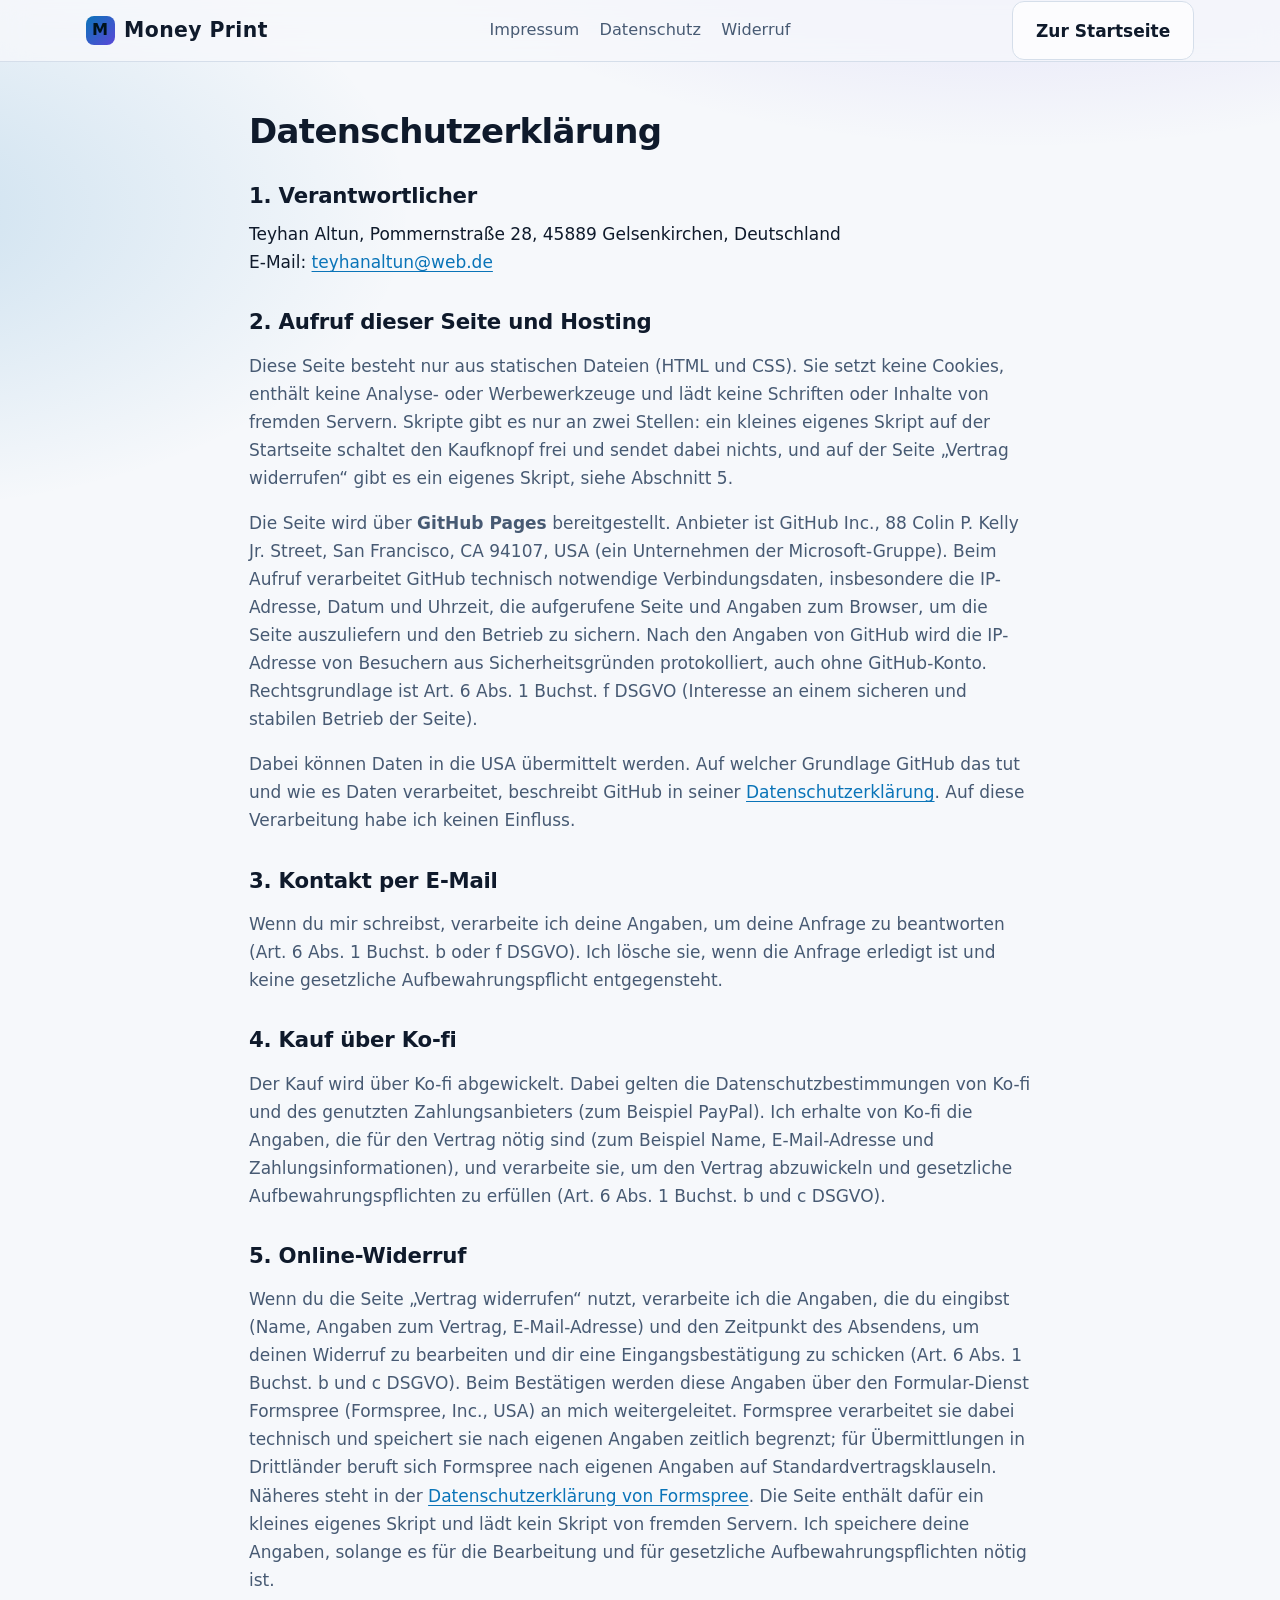
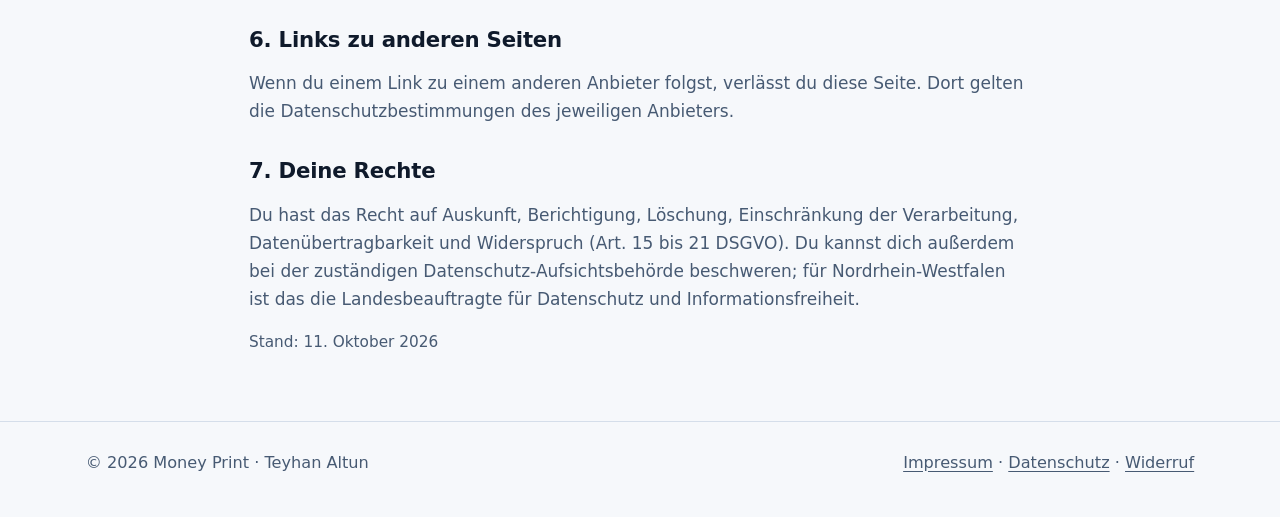
<file: datenschutz.html>
<!doctype html>
<html lang="de">
<head>
<meta charset="utf-8">
<meta name="viewport" content="width=device-width, initial-scale=1">
<title>Datenschutz – Money Print</title>
<meta name="robots" content="noindex">
<link rel="stylesheet" href="style.css">
</head>
<body>
<header class="bar">
  <div class="wrap">
    <a class="brand" href="index.html"><span class="logo" aria-hidden="true">M</span>Money Print</a>
    <nav aria-label="Rechtliches"><a href="impressum.html">Impressum</a><a href="datenschutz.html">Datenschutz</a><a href="widerruf.html">Widerruf</a></nav>
    <a class="btn ghost" href="index.html">Zur Startseite</a>
  </div>
</header>
<main>
  <div class="wrap page">
    <h1>Datenschutzerklärung</h1>

    <h2>1. Verantwortlicher</h2>
    <address>
      Teyhan Altun, Pommernstraße 28, 45889 Gelsenkirchen, Deutschland<br>
      E-Mail: <a href="mailto:teyhanaltun@web.de">teyhanaltun@web.de</a>
    </address>

    <h2>2. Aufruf dieser Seite und Hosting</h2>
    <p>Diese Seite besteht nur aus statischen Dateien (HTML und CSS). Sie setzt keine Cookies, enthält keine Analyse- oder Werbewerkzeuge und lädt keine Schriften oder Inhalte von fremden Servern. Skripte gibt es nur an zwei Stellen: ein kleines eigenes Skript auf der Startseite schaltet den Kaufknopf frei und sendet dabei nichts, und auf der Seite „Vertrag widerrufen“ gibt es ein eigenes Skript, siehe Abschnitt 5.</p>
    <p>Die Seite wird über <strong>GitHub Pages</strong> bereitgestellt. Anbieter ist GitHub Inc., 88 Colin P. Kelly Jr. Street, San Francisco, CA 94107, USA (ein Unternehmen der Microsoft-Gruppe). Beim Aufruf verarbeitet GitHub technisch notwendige Verbindungsdaten, insbesondere die IP-Adresse, Datum und Uhrzeit, die aufgerufene Seite und Angaben zum Browser, um die Seite auszuliefern und den Betrieb zu sichern. Nach den Angaben von GitHub wird die IP-Adresse von Besuchern aus Sicherheitsgründen protokolliert, auch ohne GitHub-Konto. Rechtsgrundlage ist Art. 6 Abs. 1 Buchst. f DSGVO (Interesse an einem sicheren und stabilen Betrieb der Seite).</p>
    <p>Dabei können Daten in die USA übermittelt werden. Auf welcher Grundlage GitHub das tut und wie es Daten verarbeitet, beschreibt GitHub in seiner <a href="https://docs.github.com/en/site-policy/privacy-policies/github-general-privacy-statement" rel="noopener noreferrer">Datenschutzerklärung</a>. Auf diese Verarbeitung habe ich keinen Einfluss.</p>

    <h2>3. Kontakt per E-Mail</h2>
    <p>Wenn du mir schreibst, verarbeite ich deine Angaben, um deine Anfrage zu beantworten (Art. 6 Abs. 1 Buchst. b oder f DSGVO). Ich lösche sie, wenn die Anfrage erledigt ist und keine gesetzliche Aufbewahrungspflicht entgegensteht.</p>

    <h2>4. Kauf über Ko-fi</h2>
    <p>Der Kauf wird über Ko-fi abgewickelt. Dabei gelten die Datenschutzbestimmungen von Ko-fi und des genutzten Zahlungsanbieters (zum Beispiel PayPal). Ich erhalte von Ko-fi die Angaben, die für den Vertrag nötig sind (zum Beispiel Name, E-Mail-Adresse und Zahlungsinformationen), und verarbeite sie, um den Vertrag abzuwickeln und gesetzliche Aufbewahrungspflichten zu erfüllen (Art. 6 Abs. 1 Buchst. b und c DSGVO).</p>

    <h2>5. Online-Widerruf</h2>
    <p>Wenn du die Seite „Vertrag widerrufen“ nutzt, verarbeite ich die Angaben, die du eingibst (Name, Angaben zum Vertrag, E-Mail-Adresse) und den Zeitpunkt des Absendens, um deinen Widerruf zu bearbeiten und dir eine Eingangsbestätigung zu schicken (Art. 6 Abs. 1 Buchst. b und c DSGVO). Beim Bestätigen werden diese Angaben über den Formular-Dienst Formspree (Formspree, Inc., USA) an mich weitergeleitet. Formspree verarbeitet sie dabei technisch und speichert sie nach eigenen Angaben zeitlich begrenzt; für Übermittlungen in Drittländer beruft sich Formspree nach eigenen Angaben auf Standardvertragsklauseln. Näheres steht in der <a href="https://formspree.io/legal/privacy-policy/" rel="noopener noreferrer">Datenschutzerklärung von Formspree</a>. Die Seite enthält dafür ein kleines eigenes Skript und lädt kein Skript von fremden Servern. Ich speichere deine Angaben, solange es für die Bearbeitung und für gesetzliche Aufbewahrungspflichten nötig ist.</p>

    <h2>6. Links zu anderen Seiten</h2>
    <p>Wenn du einem Link zu einem anderen Anbieter folgst, verlässt du diese Seite. Dort gelten die Datenschutzbestimmungen des jeweiligen Anbieters.</p>

    <h2>7. Deine Rechte</h2>
    <p>Du hast das Recht auf Auskunft, Berichtigung, Löschung, Einschränkung der Verarbeitung, Datenübertragbarkeit und Widerspruch (Art. 15 bis 21 DSGVO). Du kannst dich außerdem bei der zuständigen Datenschutz-Aufsichtsbehörde beschweren; für Nordrhein-Westfalen ist das die Landesbeauftragte für Datenschutz und Informationsfreiheit.</p>

    <p style="font-size:.9rem">Stand: 11. Oktober 2026</p>
  </div>
</main>
<footer>
  <div class="wrap">
    <span>© 2026 Money Print · Teyhan Altun</span>
    <span><a href="impressum.html">Impressum</a> · <a href="datenschutz.html">Datenschutz</a> · <a href="widerruf.html">Widerruf</a></span>
  </div>
</footer>
</body>
</html>
</file>
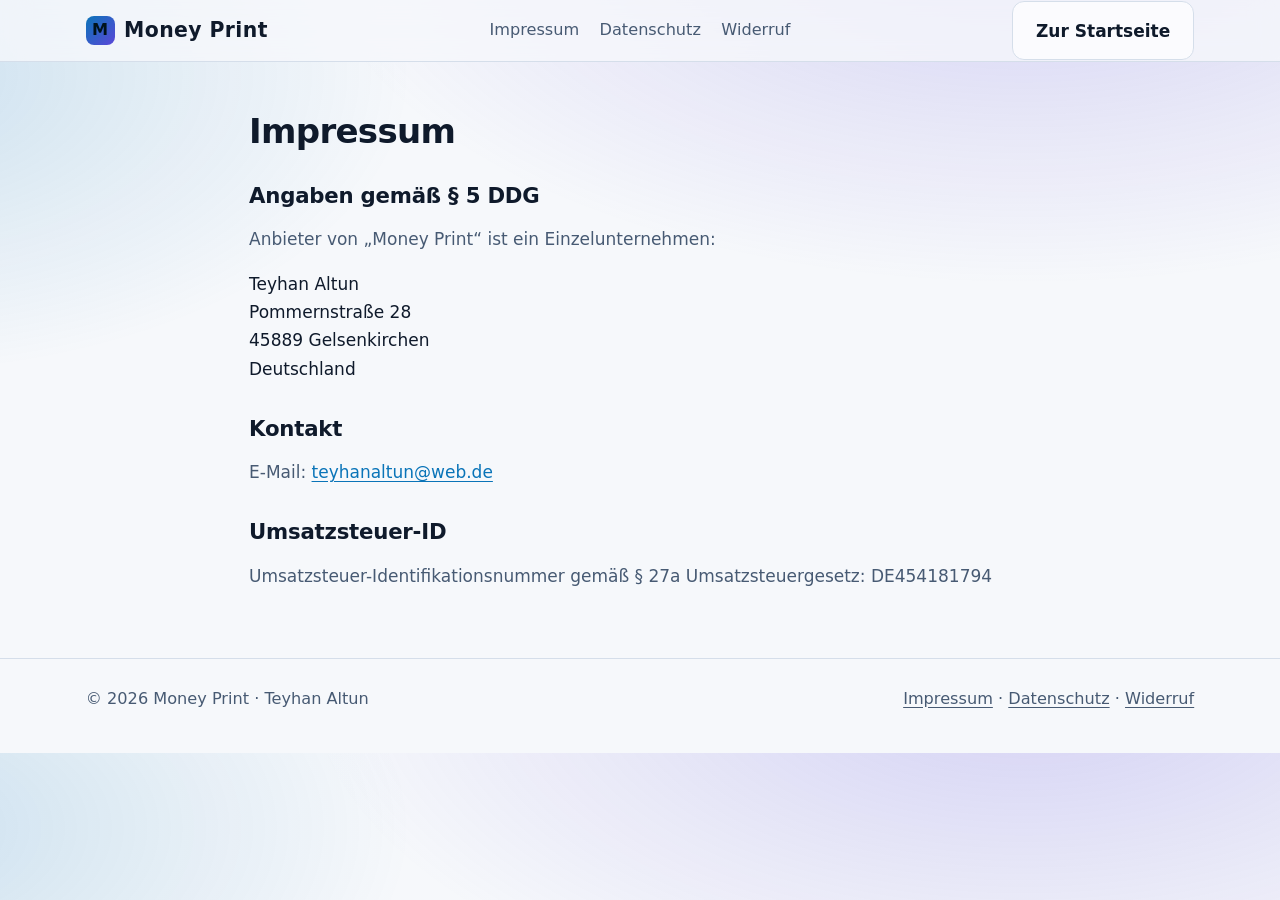
<file: impressum.html>
<!doctype html>
<html lang="de">
<head>
<meta charset="utf-8">
<meta name="viewport" content="width=device-width, initial-scale=1">
<title>Impressum – Money Print</title>
<meta name="robots" content="noindex">
<link rel="stylesheet" href="style.css">
</head>
<body>
<header class="bar">
  <div class="wrap">
    <a class="brand" href="index.html"><span class="logo" aria-hidden="true">M</span>Money Print</a>
    <nav aria-label="Rechtliches"><a href="impressum.html">Impressum</a><a href="datenschutz.html">Datenschutz</a><a href="widerruf.html">Widerruf</a></nav>
    <a class="btn ghost" href="index.html">Zur Startseite</a>
  </div>
</header>
<main>
  <div class="wrap page">
    <h1>Impressum</h1>

    <h2>Angaben gemäß § 5 DDG</h2>
    <p>Anbieter von „Money Print“ ist ein Einzelunternehmen:</p>
    <address>
      Teyhan Altun<br>
      Pommernstraße 28<br>
      45889 Gelsenkirchen<br>
      Deutschland
    </address>

    <h2>Kontakt</h2>
    <p>E-Mail: <a href="mailto:teyhanaltun@web.de">teyhanaltun@web.de</a></p>

    <h2>Umsatzsteuer-ID</h2>
    <p>Umsatzsteuer-Identifikationsnummer gemäß § 27a Umsatzsteuergesetz: DE454181794</p>
  </div>
</main>
<footer>
  <div class="wrap">
    <span>© 2026 Money Print · Teyhan Altun</span>
    <span><a href="impressum.html">Impressum</a> · <a href="datenschutz.html">Datenschutz</a> · <a href="widerruf.html">Widerruf</a></span>
  </div>
</footer>
</body>
</html>
</file>
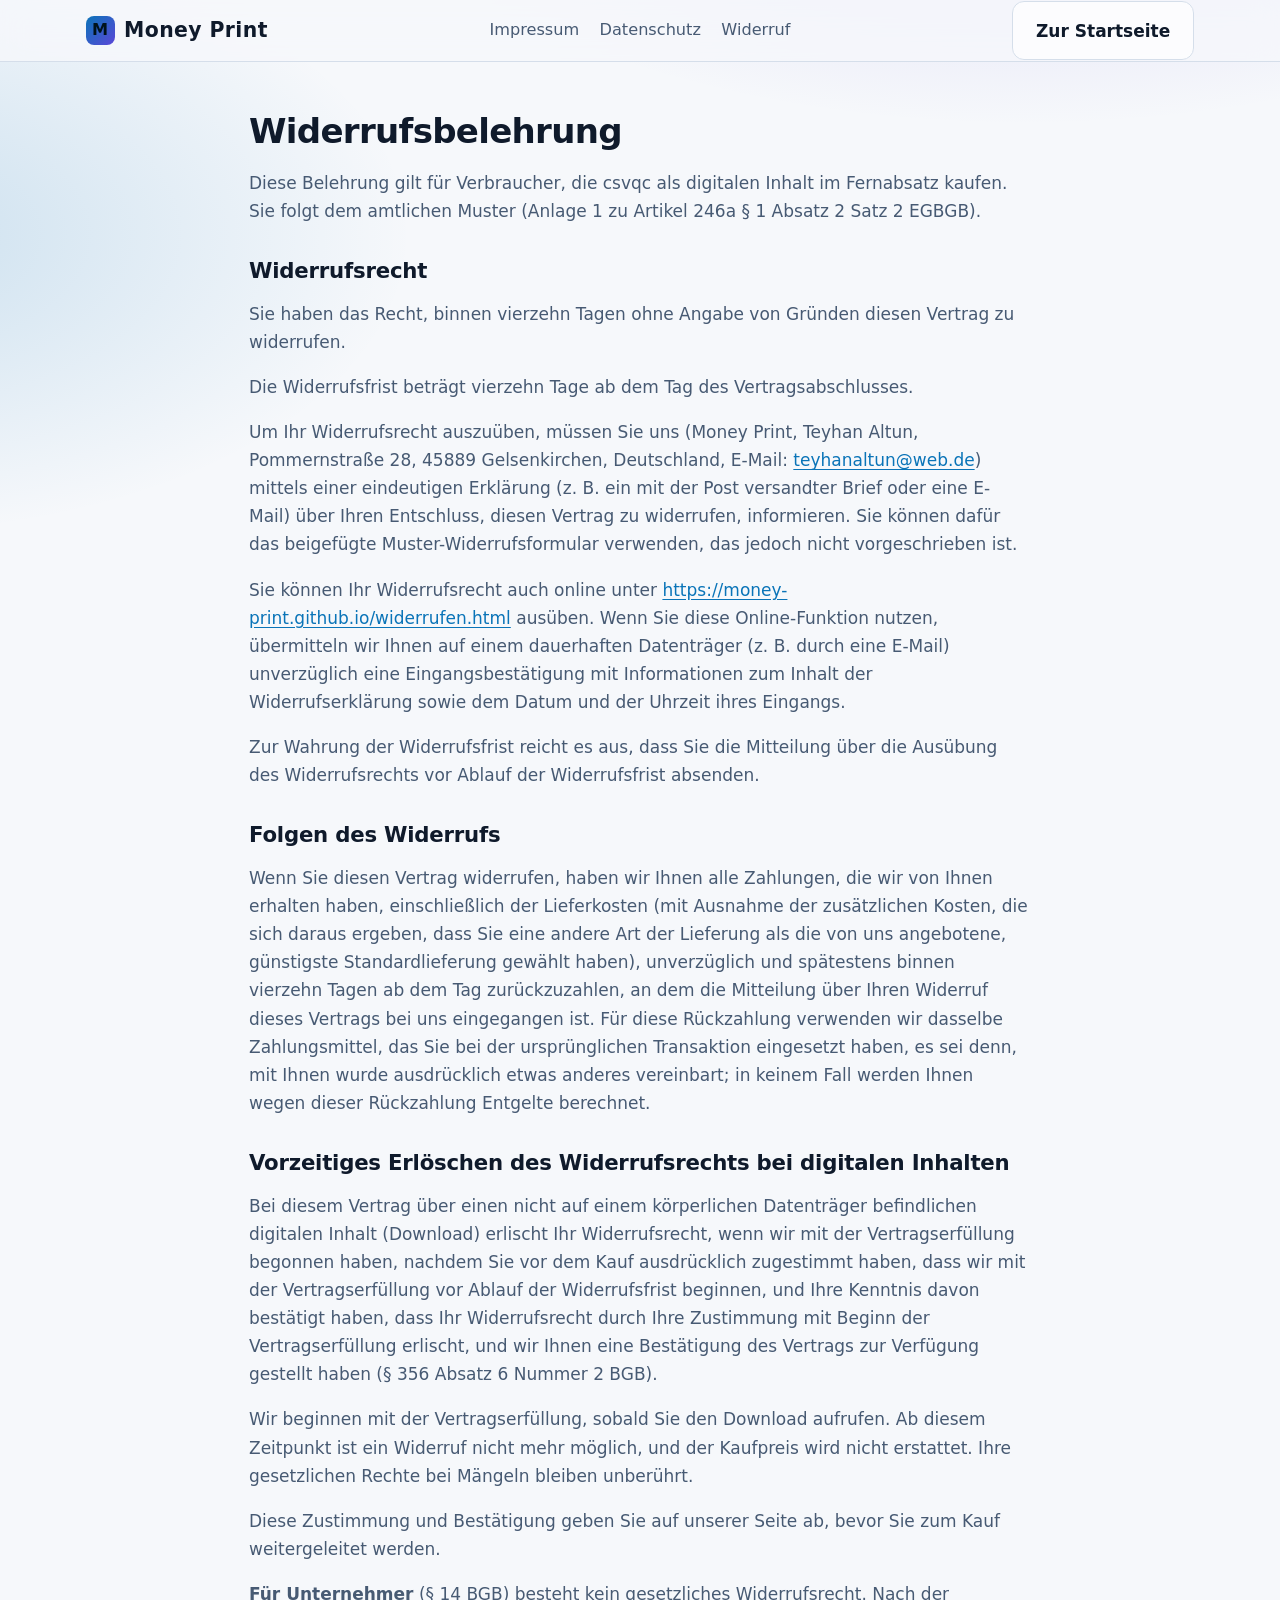
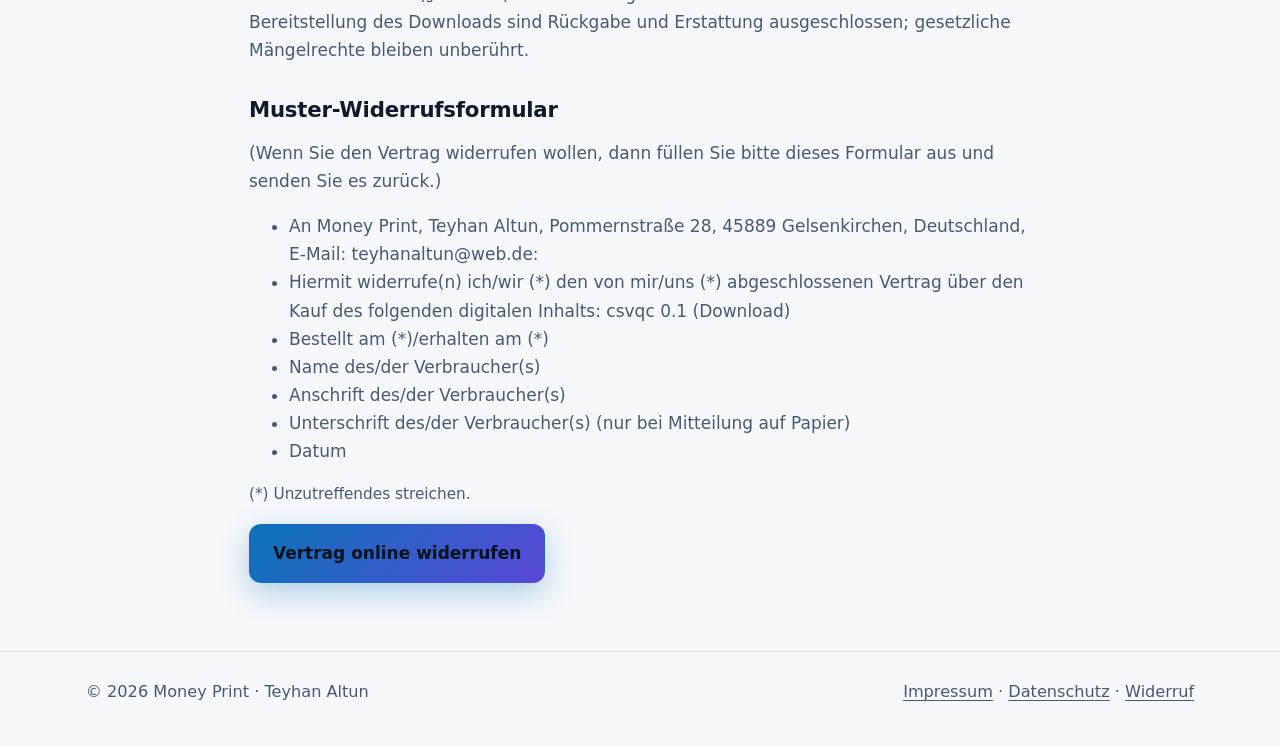
<file: widerruf.html>
<!doctype html>
<html lang="de">
<head>
<meta charset="utf-8">
<meta name="viewport" content="width=device-width, initial-scale=1">
<title>Widerrufsbelehrung – Money Print</title>
<meta name="robots" content="noindex">
<link rel="stylesheet" href="style.css">
</head>
<body>
<header class="bar">
  <div class="wrap">
    <a class="brand" href="index.html"><span class="logo" aria-hidden="true">M</span>Money Print</a>
    <nav aria-label="Rechtliches"><a href="impressum.html">Impressum</a><a href="datenschutz.html">Datenschutz</a><a href="widerruf.html">Widerruf</a></nav>
    <a class="btn ghost" href="index.html">Zur Startseite</a>
  </div>
</header>
<main>
  <div class="wrap page">
    <h1>Widerrufsbelehrung</h1>
    <p>Diese Belehrung gilt für Verbraucher, die csvqc als digitalen Inhalt im Fernabsatz kaufen. Sie folgt dem amtlichen Muster (Anlage 1 zu Artikel 246a § 1 Absatz 2 Satz 2 EGBGB).</p>

    <h2>Widerrufsrecht</h2>
    <p>Sie haben das Recht, binnen vierzehn Tagen ohne Angabe von Gründen diesen Vertrag zu widerrufen.</p>
    <p>Die Widerrufsfrist beträgt vierzehn Tage ab dem Tag des Vertragsabschlusses.</p>
    <p>Um Ihr Widerrufsrecht auszuüben, müssen Sie uns (Money Print, Teyhan Altun, Pommernstraße 28, 45889 Gelsenkirchen, Deutschland, E-Mail: <a href="mailto:teyhanaltun@web.de">teyhanaltun@web.de</a>) mittels einer eindeutigen Erklärung (z. B. ein mit der Post versandter Brief oder eine E-Mail) über Ihren Entschluss, diesen Vertrag zu widerrufen, informieren. Sie können dafür das beigefügte Muster-Widerrufsformular verwenden, das jedoch nicht vorgeschrieben ist.</p>
    <p>Sie können Ihr Widerrufsrecht auch online unter <a href="widerrufen.html">https://money-print.github.io/widerrufen.html</a> ausüben. Wenn Sie diese Online-Funktion nutzen, übermitteln wir Ihnen auf einem dauerhaften Datenträger (z. B. durch eine E-Mail) unverzüglich eine Eingangsbestätigung mit Informationen zum Inhalt der Widerrufserklärung sowie dem Datum und der Uhrzeit ihres Eingangs.</p>
    <p>Zur Wahrung der Widerrufsfrist reicht es aus, dass Sie die Mitteilung über die Ausübung des Widerrufsrechts vor Ablauf der Widerrufsfrist absenden.</p>

    <h2>Folgen des Widerrufs</h2>
    <p>Wenn Sie diesen Vertrag widerrufen, haben wir Ihnen alle Zahlungen, die wir von Ihnen erhalten haben, einschließlich der Lieferkosten (mit Ausnahme der zusätzlichen Kosten, die sich daraus ergeben, dass Sie eine andere Art der Lieferung als die von uns angebotene, günstigste Standardlieferung gewählt haben), unverzüglich und spätestens binnen vierzehn Tagen ab dem Tag zurückzuzahlen, an dem die Mitteilung über Ihren Widerruf dieses Vertrags bei uns eingegangen ist. Für diese Rückzahlung verwenden wir dasselbe Zahlungsmittel, das Sie bei der ursprünglichen Transaktion eingesetzt haben, es sei denn, mit Ihnen wurde ausdrücklich etwas anderes vereinbart; in keinem Fall werden Ihnen wegen dieser Rückzahlung Entgelte berechnet.</p>

    <h2>Vorzeitiges Erlöschen des Widerrufsrechts bei digitalen Inhalten</h2>
    <p>Bei diesem Vertrag über einen nicht auf einem körperlichen Datenträger befindlichen digitalen Inhalt (Download) erlischt Ihr Widerrufsrecht, wenn wir mit der Vertragserfüllung begonnen haben, nachdem Sie vor dem Kauf ausdrücklich zugestimmt haben, dass wir mit der Vertragserfüllung vor Ablauf der Widerrufsfrist beginnen, und Ihre Kenntnis davon bestätigt haben, dass Ihr Widerrufsrecht durch Ihre Zustimmung mit Beginn der Vertragserfüllung erlischt, und wir Ihnen eine Bestätigung des Vertrags zur Verfügung gestellt haben (§ 356 Absatz 6 Nummer 2 BGB).</p>
    <p>Wir beginnen mit der Vertragserfüllung, sobald Sie den Download aufrufen. Ab diesem Zeitpunkt ist ein Widerruf nicht mehr möglich, und der Kaufpreis wird nicht erstattet. Ihre gesetzlichen Rechte bei Mängeln bleiben unberührt.</p>
    <p>Diese Zustimmung und Bestätigung geben Sie auf unserer Seite ab, bevor Sie zum Kauf weitergeleitet werden.</p>
    <p><strong>Für Unternehmer</strong> (§ 14 BGB) besteht kein gesetzliches Widerrufsrecht. Nach der Bereitstellung des Downloads sind Rückgabe und Erstattung ausgeschlossen; gesetzliche Mängelrechte bleiben unberührt.</p>

    <h2>Muster-Widerrufsformular</h2>
    <p>(Wenn Sie den Vertrag widerrufen wollen, dann füllen Sie bitte dieses Formular aus und senden Sie es zurück.)</p>
    <ul>
      <li>An Money Print, Teyhan Altun, Pommernstraße 28, 45889 Gelsenkirchen, Deutschland, E-Mail: teyhanaltun@web.de:</li>
      <li>Hiermit widerrufe(n) ich/wir (*) den von mir/uns (*) abgeschlossenen Vertrag über den Kauf des folgenden digitalen Inhalts: csvqc 0.1 (Download)</li>
      <li>Bestellt am (*)/erhalten am (*)</li>
      <li>Name des/der Verbraucher(s)</li>
      <li>Anschrift des/der Verbraucher(s)</li>
      <li>Unterschrift des/der Verbraucher(s) (nur bei Mitteilung auf Papier)</li>
      <li>Datum</li>
    </ul>
    <p style="font-size:.9rem">(*) Unzutreffendes streichen.</p>

    <p><a class="btn primary" href="widerrufen.html">Vertrag online widerrufen</a></p>
  </div>
</main>
<footer>
  <div class="wrap">
    <span>© 2026 Money Print · Teyhan Altun</span>
    <span><a href="impressum.html">Impressum</a> · <a href="datenschutz.html">Datenschutz</a> · <a href="widerruf.html">Widerruf</a></span>
  </div>
</footer>
</body>
</html>
</file>
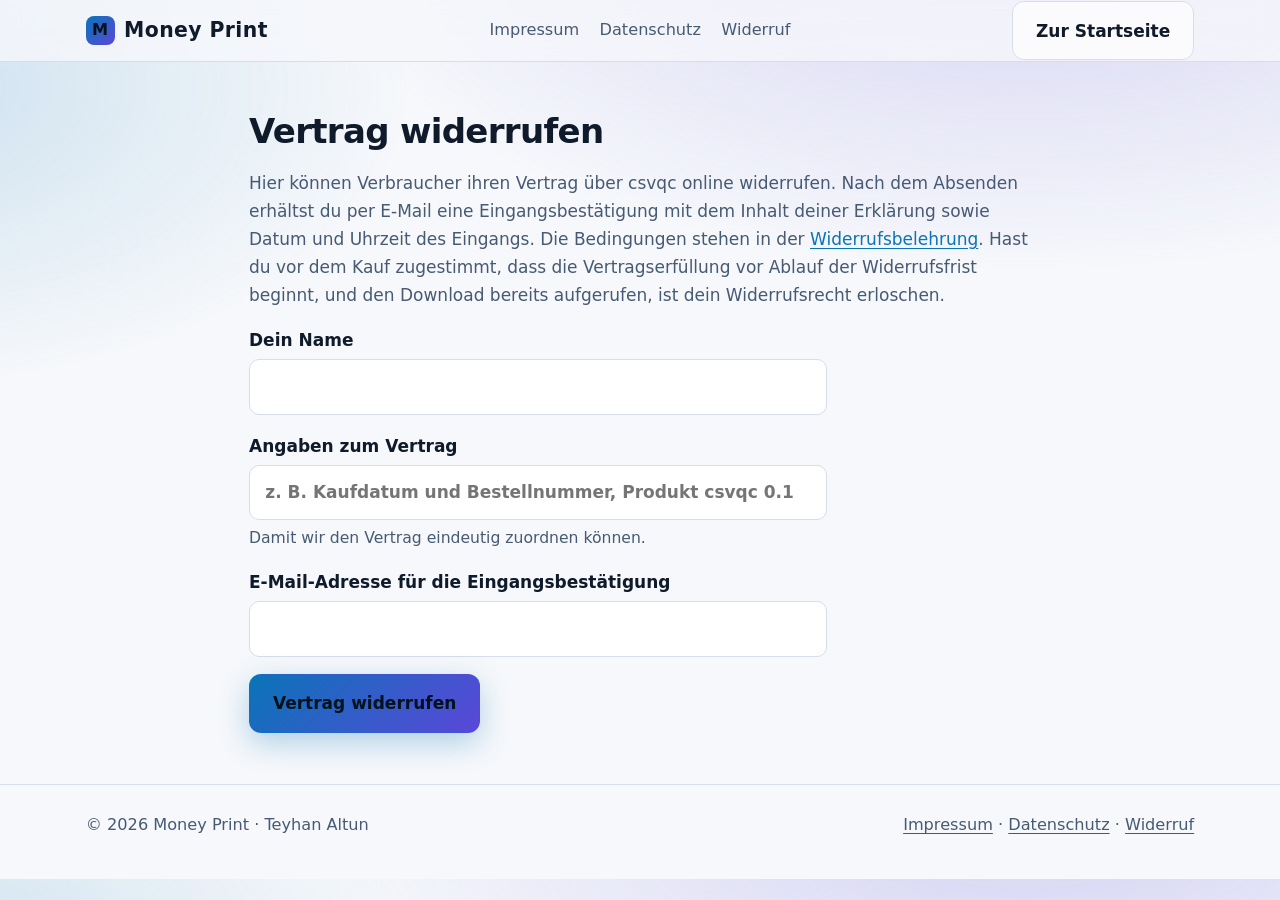
<file: widerrufen.html>
<!doctype html>
<html lang="de">
<head>
<meta charset="utf-8">
<meta name="viewport" content="width=device-width, initial-scale=1">
<title>Vertrag widerrufen – Money Print</title>
<meta name="robots" content="noindex">
<link rel="stylesheet" href="style.css">
<style>
  .form { display: grid; gap: 1rem; max-width: 34rem; }
  .form label { display: grid; gap: .3rem; font-weight: 600; color: var(--fg); }
  .form input { font: inherit; padding: .75rem .9rem; border-radius: 10px; border: 1px solid var(--line); background: var(--card); color: var(--fg); }
  .form input:focus-visible { outline: 3px solid var(--accent); outline-offset: 2px; }
  .form .hint { font-weight: 400; color: var(--muted); font-size: .92rem; }
  .gotcha { position: absolute; left: -9999px; width: 1px; height: 1px; overflow: hidden; }
  .box { background: var(--card); border: 1px solid var(--line); border-radius: 14px; padding: 1.2rem 1.3rem; max-width: 34rem; }
  .box dl { margin: 0; display: grid; grid-template-columns: 9rem 1fr; gap: .4rem 1rem; }
  .box dt { color: var(--muted); } .box dd { margin: 0; word-break: break-word; }
  .row { display: flex; flex-wrap: wrap; gap: .8rem; margin-top: 1rem; }
  .msg { margin-top: 1rem; padding: .9rem 1.1rem; border-radius: 12px; border: 1px solid var(--line); }
  .msg.ok { border-color: var(--good); } .msg.err { border-color: var(--bad); }
  [hidden] { display: none !important; }
  button.btn { cursor: pointer; font: inherit; font-weight: 700; }
</style>
</head>
<body>
<header class="bar">
  <div class="wrap">
    <a class="brand" href="index.html"><span class="logo" aria-hidden="true">M</span>Money Print</a>
    <nav aria-label="Rechtliches"><a href="impressum.html">Impressum</a><a href="datenschutz.html">Datenschutz</a><a href="widerruf.html">Widerruf</a></nav>
    <a class="btn ghost" href="index.html">Zur Startseite</a>
  </div>
</header>
<main>
  <div class="wrap page">
    <h1>Vertrag widerrufen</h1>
    <p>Hier können Verbraucher ihren Vertrag über csvqc online widerrufen. Nach dem Absenden erhältst du per E-Mail eine Eingangsbestätigung mit dem Inhalt deiner Erklärung sowie Datum und Uhrzeit des Eingangs. Die Bedingungen stehen in der <a href="widerruf.html">Widerrufsbelehrung</a>. Hast du vor dem Kauf zugestimmt, dass die Vertragserfüllung vor Ablauf der Widerrufsfrist beginnt, und den Download bereits aufgerufen, ist dein Widerrufsrecht erloschen.</p>

    <noscript><p class="msg err">Diese Funktion braucht JavaScript. Ohne JavaScript widerrufst du bitte per E-Mail an <a href="mailto:teyhanaltun@web.de">teyhanaltun@web.de</a> (Muster siehe <a href="widerruf.html">Widerrufsbelehrung</a>).</p></noscript>

    <p id="nicht-bereit" class="msg err" hidden>Die Online-Funktion ist gerade nicht verfügbar. Bitte widerrufe per E-Mail an <a href="mailto:teyhanaltun@web.de">teyhanaltun@web.de</a>.</p>

    <form id="schritt1" class="form" novalidate>
      <label>Dein Name
        <input id="name" name="name" autocomplete="name" required maxlength="200">
      </label>
      <label>Angaben zum Vertrag
        <input id="vertrag" name="vertrag" required maxlength="300" placeholder="z. B. Kaufdatum und Bestellnummer, Produkt csvqc 0.1">
        <span class="hint">Damit wir den Vertrag eindeutig zuordnen können.</span>
      </label>
      <label>E-Mail-Adresse für die Eingangsbestätigung
        <input id="email" name="email" type="email" autocomplete="email" required maxlength="200">
      </label>
      <div class="gotcha" aria-hidden="true"><label>Nicht ausfüllen<input id="gotcha" name="_gotcha" tabindex="-1" autocomplete="off"></label></div>
      <div><button class="btn primary" type="submit">Vertrag widerrufen</button></div>
      <p id="fehler1" class="msg err" role="alert" hidden></p>
    </form>

    <section id="schritt2" hidden aria-labelledby="h-best">
      <h2 id="h-best">Bitte prüfe deine Angaben</h2>
      <div class="box">
        <p>Hiermit widerrufe ich den von mir abgeschlossenen Vertrag über den Kauf des digitalen Inhalts csvqc 0.1.</p>
        <dl>
          <dt>Name</dt><dd id="z-name"></dd>
          <dt>Vertrag</dt><dd id="z-vertrag"></dd>
          <dt>E-Mail</dt><dd id="z-email"></dd>
        </dl>
      </div>
      <div class="row">
        <button id="bestaetigen" class="btn primary" type="button">Widerruf bestätigen</button>
        <button id="zurueck" class="btn ghost" type="button">Zurück und ändern</button>
      </div>
      <p id="fehler2" class="msg err" role="alert" hidden></p>
    </section>

    <section id="erledigt" hidden aria-live="polite">
      <p class="msg ok"><strong>Dein Widerruf wurde übermittelt.</strong><br>Abgeschickt am <span id="z-zeit"></span> (Uhrzeit deines Geräts). Die Eingangsbestätigung mit Datum und Uhrzeit des Eingangs bei uns schicken wir dir an <span id="z-mail2"></span>. Kommt sie nicht an, melde dich bitte unter <a href="mailto:teyhanaltun@web.de">teyhanaltun@web.de</a>.</p>
    </section>
  </div>
</main>
<footer>
  <div class="wrap">
    <span>© 2026 Money Print · Teyhan Altun</span>
    <span><a href="impressum.html">Impressum</a> · <a href="datenschutz.html">Datenschutz</a> · <a href="widerruf.html">Widerruf</a></span>
  </div>
</footer>

<script>
(function () {
  // Adresse des Formular-Dienstes (Formspree). Enthält sie "HIER", bleibt die Funktion gesperrt.
  var ENDPOINT = 'https://formspree.io/f/xnpjvojl';
  var $ = function (id) { return document.getElementById(id); };
  var daten = null;
  if (ENDPOINT.indexOf('HIER') !== -1) { $('nicht-bereit').hidden = false; $('schritt1').hidden = true; return; }
  function zeig(el, text) { el.textContent = text; el.hidden = false; }
  $('schritt1').addEventListener('submit', function (e) {
    e.preventDefault();
    $('fehler1').hidden = true;
    var name = $('name').value.trim(), vertrag = $('vertrag').value.trim(), email = $('email').value.trim();
    if (!name || !vertrag || !/^[^@\s]+@[^@\s]+\.[^@\s]+$/.test(email)) { zeig($('fehler1'), 'Bitte fülle Name, Angaben zum Vertrag und eine gültige E-Mail-Adresse aus.'); return; }
    daten = { name: name, vertrag: vertrag, email: email };
    $('z-name').textContent = name; $('z-vertrag').textContent = vertrag; $('z-email').textContent = email;
    $('schritt1').hidden = true; $('schritt2').hidden = false; $('h-best').focus && $('h-best').setAttribute('tabindex', '-1'); $('h-best').focus();
  });
  $('zurueck').addEventListener('click', function () { $('schritt2').hidden = true; $('schritt1').hidden = false; $('fehler2').hidden = true; });
  $('bestaetigen').addEventListener('click', function () {
    if (!daten) return;
    var knopf = $('bestaetigen'); knopf.disabled = true; $('fehler2').hidden = true;
    var jetzt = new Date();
    var body = {
      _subject: 'WIDERRUF csvqc',
      _gotcha: $('gotcha').value,
      email: daten.email,
      name: daten.name,
      vertrag: daten.vertrag,
      erklaerung: 'Hiermit widerrufe ich den von mir abgeschlossenen Vertrag über den Kauf des digitalen Inhalts csvqc 0.1.',
      abgeschickt_am_geraetezeit: jetzt.toLocaleString('de-DE', { dateStyle: 'full', timeStyle: 'long' }),
      abgeschickt_am_iso: jetzt.toISOString()
    };
    fetch(ENDPOINT, { method: 'POST', headers: { 'Content-Type': 'application/json', 'Accept': 'application/json' }, body: JSON.stringify(body) })
      .then(function (r) { if (!r.ok) throw new Error('HTTP ' + r.status); return r.json().catch(function () { return {}; }); })
      .then(function () {
        $('schritt2').hidden = true; $('erledigt').hidden = false;
        $('z-zeit').textContent = jetzt.toLocaleString('de-DE', { dateStyle: 'full', timeStyle: 'long' });
        $('z-mail2').textContent = daten.email;
      })
      .catch(function () {
        knopf.disabled = false;
        zeig($('fehler2'), 'Das Absenden hat nicht geklappt. Bitte versuche es noch einmal oder widerrufe per E-Mail an teyhanaltun@web.de.');
      });
  });
})();
</script>
</body>
</html>
</file>
<file: style.css>
/* csvqc – Produktseite. Bewusst ohne Skripte, externe Schriften, Tracker oder fremde Server. */
:root {
  --bg: #080c12;
  --bg2: #0d1420;
  --card: #111b2b;
  --card2: #16233a;
  --fg: #e8eef6;
  --muted: #9db0c6;
  --line: #22324a;
  --accent: #38d4ff;
  --accent2: #8b7bff;
  --good: #4be3a1;
  --warn: #ffc857;
  --bad: #ff6b81;
  --code: #0a1018;
  --shadow: 0 20px 60px rgba(0, 0, 0, .45);
  color-scheme: dark;
}
@media (prefers-color-scheme: light) {
  :root {
    --bg: #f6f8fb;
    --bg2: #eaf0f7;
    --card: #ffffff;
    --card2: #f1f5fa;
    --fg: #0f1a2b;
    --muted: #475a73;
    --line: #d5deea;
    --accent: #0a74b8;
    --accent2: #5a47d8;
    --good: #0d8a5a;
    --warn: #9a6200;
    --bad: #c2243d;
    --code: #0f1a2b;
    --shadow: 0 18px 50px rgba(15, 26, 43, .14);
    color-scheme: light;
  }
}
* { box-sizing: border-box; }
html { scroll-behavior: smooth; font-size: 17px; }
body {
  margin: 0;
  background: radial-gradient(1200px 600px at 80% -10%, color-mix(in srgb, var(--accent2) 22%, transparent), transparent 60%),
              radial-gradient(900px 500px at -10% 10%, color-mix(in srgb, var(--accent) 18%, transparent), transparent 60%),
              var(--bg);
  color: var(--fg);
  font-family: system-ui, -apple-system, "Segoe UI", Roboto, "Helvetica Neue", Arial, sans-serif;
  line-height: 1.65;
  -webkit-font-smoothing: antialiased;
}
a { color: var(--accent); text-underline-offset: 3px; }
a:focus-visible, summary:focus-visible, .btn:focus-visible { outline: 3px solid var(--accent); outline-offset: 3px; border-radius: 8px; }
.skip { position: absolute; left: -999px; top: 0; background: var(--accent); color: #001018; padding: .6rem 1rem; z-index: 100; }
.skip:focus { left: 8px; top: 8px; }
.wrap { max-width: 68rem; margin: 0 auto; padding: 0 1.4rem; }

/* Kopfleiste */
.bar { position: sticky; top: 0; z-index: 50; backdrop-filter: blur(14px); background: color-mix(in srgb, var(--bg) 78%, transparent); border-bottom: 1px solid var(--line); }
.bar .wrap { display: flex; align-items: center; justify-content: space-between; gap: 1rem; min-height: 3.6rem; }
.brand { font-weight: 800; letter-spacing: .02em; font-size: 1.2rem; color: var(--fg); text-decoration: none; display: flex; align-items: center; gap: .55rem; }
.logo { width: 1.7rem; height: 1.7rem; border-radius: 8px; background: linear-gradient(135deg, var(--accent), var(--accent2)); display: inline-grid; place-items: center; color: #00131c; font-weight: 900; font-size: .95rem; }
.bar nav { display: flex; gap: 1.2rem; flex-wrap: wrap; }
.bar nav a { color: var(--muted); text-decoration: none; font-size: .95rem; }
.bar nav a:hover { color: var(--fg); }

/* Knöpfe */
.btn { display: inline-flex; align-items: center; gap: .5rem; padding: .85rem 1.35rem; border-radius: 12px; font-weight: 700; text-decoration: none; border: 1px solid transparent; }
.btn.primary { background: linear-gradient(135deg, var(--accent), var(--accent2)); color: #00131c; box-shadow: 0 10px 30px color-mix(in srgb, var(--accent) 30%, transparent); }
.btn.primary:hover { filter: brightness(1.08); }
.btn.ghost { border-color: var(--line); color: var(--fg); background: color-mix(in srgb, var(--card) 70%, transparent); }
.btn.ghost:hover { border-color: var(--accent); }

/* Hero */
.hero { padding: 4.2rem 0 3rem; }
.hero .grid { display: grid; grid-template-columns: 1.05fr .95fr; gap: 2.6rem; align-items: center; }
.eyebrow { display: inline-block; font-size: .85rem; letter-spacing: .08em; text-transform: uppercase; color: var(--accent); font-weight: 700; margin-bottom: .9rem; }
h1 { font-size: clamp(2.1rem, 5vw, 3.4rem); line-height: 1.08; margin: 0 0 1.1rem; letter-spacing: -.02em; }
h1 em { font-style: normal; background: linear-gradient(135deg, var(--accent), var(--accent2)); -webkit-background-clip: text; background-clip: text; color: transparent; }
.lead { font-size: 1.18rem; color: var(--muted); max-width: 36rem; }
.cta { display: flex; flex-wrap: wrap; gap: .8rem; margin: 1.6rem 0 1.4rem; }
.chips { display: flex; flex-wrap: wrap; gap: .5rem; padding: 0; margin: 0; list-style: none; }
.chips li { font-size: .85rem; padding: .3rem .7rem; border: 1px solid var(--line); border-radius: 999px; color: var(--muted); background: color-mix(in srgb, var(--card) 60%, transparent); }
.chips li::before { content: "✓ "; color: var(--good); font-weight: 800; }

/* Terminal */
.term { background: var(--code); border: 1px solid var(--line); border-radius: 16px; box-shadow: var(--shadow); overflow: hidden; color: #d7e3f2; }
.term .top { display: flex; gap: .4rem; padding: .7rem .9rem; border-bottom: 1px solid #1b2a40; background: #0d1624; align-items: center; }
.term .top i { width: .7rem; height: .7rem; border-radius: 50%; background: #2a3a55; display: inline-block; }
.term .top span { margin-left: .6rem; font-size: .78rem; color: #8aa0bb; }
.term pre { margin: 0; padding: 1.1rem 1.2rem 1.3rem; font-family: ui-monospace, "Cascadia Mono", Consolas, monospace; font-size: .86rem; line-height: 1.7; white-space: pre-wrap; word-break: break-word; }
.term .l { opacity: 0; transform: translateY(6px); animation: show .5s ease forwards; display: block; }
.term .l1 { animation-delay: .3s; } .term .l2 { animation-delay: 1.2s; } .term .l3 { animation-delay: 1.7s; } .term .l4 { animation-delay: 2.1s; } .term .l5 { animation-delay: 2.5s; } .term .l6 { animation-delay: 2.9s; } .term .l7 { animation-delay: 3.3s; }
@keyframes show { to { opacity: 1; transform: none; } }
.term .p { color: #6fe0ff; } .term .ok { color: var(--good); } .term .er { color: var(--bad); } .term .wa { color: var(--warn); } .term .dim { color: #7f93ad; }
.caret { display: inline-block; width: .55ch; height: 1em; background: #6fe0ff; vertical-align: -2px; animation: blink 1s steps(2) infinite; }
@keyframes blink { 50% { opacity: 0; } }
.score { display: flex; gap: .6rem; flex-wrap: wrap; margin-top: .4rem; }
.pill { padding: .15rem .6rem; border-radius: 999px; font-size: .78rem; font-weight: 700; border: 1px solid; }
.pill.e { color: var(--bad); border-color: color-mix(in srgb, var(--bad) 55%, transparent); }
.pill.w { color: var(--warn); border-color: color-mix(in srgb, var(--warn) 55%, transparent); }
.pill.n { color: #9ab; border-color: #34465f; }

/* Abschnitte */
section { padding: 3.4rem 0; }
section.alt { background: color-mix(in srgb, var(--bg2) 70%, transparent); border-top: 1px solid var(--line); border-bottom: 1px solid var(--line); }
h2 { font-size: clamp(1.6rem, 3.4vw, 2.2rem); line-height: 1.15; margin: 0 0 .7rem; letter-spacing: -.01em; }
.sub { color: var(--muted); max-width: 42rem; margin: 0 0 2rem; font-size: 1.08rem; }
.cards { display: grid; grid-template-columns: repeat(auto-fit, minmax(15.5rem, 1fr)); gap: 1rem; }
.card { background: var(--card); border: 1px solid var(--line); border-radius: 16px; padding: 1.3rem 1.3rem 1.2rem; }
.card h3 { margin: .1rem 0 .4rem; font-size: 1.08rem; }
.card p { margin: 0; color: var(--muted); font-size: .98rem; }
.ico { width: 2.4rem; height: 2.4rem; border-radius: 10px; display: grid; place-items: center; margin-bottom: .8rem; background: linear-gradient(135deg, color-mix(in srgb, var(--accent) 30%, transparent), color-mix(in srgb, var(--accent2) 30%, transparent)); font-size: 1.25rem; }
.steps { counter-reset: s; display: grid; grid-template-columns: repeat(auto-fit, minmax(15.5rem, 1fr)); gap: 1rem; padding: 0; margin: 0; list-style: none; }
.steps li { counter-increment: s; background: var(--card); border: 1px solid var(--line); border-radius: 16px; padding: 1.3rem; position: relative; }
.steps li::before { content: counter(s); position: absolute; top: -.8rem; left: 1.2rem; width: 1.8rem; height: 1.8rem; border-radius: 50%; background: linear-gradient(135deg, var(--accent), var(--accent2)); color: #00131c; display: grid; place-items: center; font-weight: 800; font-size: .95rem; }
.steps b { display: block; margin: .3rem 0 .3rem; }
.steps span { color: var(--muted); font-size: .98rem; }
code { font-family: ui-monospace, "Cascadia Mono", Consolas, monospace; font-size: .9em; background: color-mix(in srgb, var(--accent) 12%, transparent); padding: .08rem .35rem; border-radius: 6px; }

/* Beispiel: Eingabe und Bericht */
.demo { display: grid; grid-template-columns: 1fr; gap: 1rem; align-items: start; }
.panel { background: var(--card); border: 1px solid var(--line); border-radius: 16px; overflow: hidden; }
.panel h3 { margin: 0; padding: .8rem 1.1rem; font-size: .92rem; border-bottom: 1px solid var(--line); background: var(--card2); }
.panel pre { margin: 0; padding: .9rem 1.1rem; overflow-x: auto; font-family: ui-monospace, "Cascadia Mono", Consolas, monospace; font-size: .8rem; line-height: 1.8; color: var(--fg); }
.panel pre .n { color: var(--muted); user-select: none; display: inline-block; width: 2.2ch; }
.panel pre mark { background: color-mix(in srgb, var(--bad) 28%, transparent); color: inherit; border-radius: 4px; padding: 0 .15rem; }
.tbl { width: 100%; border-collapse: collapse; font-size: .9rem; }
.tbl th, .tbl td { text-align: left; padding: .6rem .8rem; border-bottom: 1px solid var(--line); vertical-align: top; }
.tbl th { color: var(--muted); font-weight: 600; font-size: .8rem; text-transform: uppercase; letter-spacing: .05em; }
.tbl tr:last-child td { border-bottom: 0; }
.sev { font-weight: 800; font-size: .8rem; padding: .1rem .5rem; border-radius: 999px; border: 1px solid; white-space: nowrap; }
.sev.e { color: var(--bad); border-color: color-mix(in srgb, var(--bad) 55%, transparent); }
.sev.w { color: var(--warn); border-color: color-mix(in srgb, var(--warn) 55%, transparent); }
.note { color: var(--muted); font-size: .9rem; margin-top: .8rem; }
.scroll { overflow-x: auto; }

/* Zwei Spalten */
.two { display: grid; grid-template-columns: 1fr 1fr; gap: 1rem; }
.list { margin: .6rem 0 0; padding-left: 1.2rem; color: var(--muted); }
.list li { margin: .3rem 0; }
.files { columns: 2; column-gap: 2rem; margin: 0; padding-left: 1.2rem; color: var(--muted); }
.honest { border-left: 4px solid var(--warn); background: color-mix(in srgb, var(--warn) 9%, var(--card)); border-radius: 0 14px 14px 0; padding: 1.2rem 1.4rem; }
.honest h3 { margin-top: 0; }
.honest ul { margin: .4rem 0 0; padding-left: 1.2rem; color: var(--muted); }

/* FAQ */
details { background: var(--card); border: 1px solid var(--line); border-radius: 14px; padding: .2rem 1.2rem; margin: .6rem 0; }
summary { cursor: pointer; padding: .9rem 0; font-weight: 700; list-style: none; display: flex; justify-content: space-between; gap: 1rem; }
summary::-webkit-details-marker { display: none; }
summary::after { content: "+"; color: var(--accent); font-size: 1.3rem; line-height: 1; }
details[open] summary::after { content: "–"; }
details p { margin: 0 0 1rem; color: var(--muted); }

/* Abschluss */
.final { text-align: center; padding: 3.6rem 1.4rem; border: 1px solid var(--line); border-radius: 24px; background: linear-gradient(135deg, color-mix(in srgb, var(--accent) 12%, var(--card)), color-mix(in srgb, var(--accent2) 14%, var(--card))); }
.final p { color: var(--muted); max-width: 36rem; margin: .4rem auto 1.4rem; }
footer { border-top: 1px solid var(--line); padding: 1.6rem 0 2.4rem; color: var(--muted); font-size: .95rem; }
footer .wrap { display: flex; flex-wrap: wrap; gap: 1rem; justify-content: space-between; }
footer a { color: var(--muted); }
address { font-style: normal; }
.page { padding: 3rem 0 3rem; max-width: 46rem; }
.page h1 { font-size: 2rem; }
.page h2 { margin-top: 2rem; font-size: 1.25rem; }
.page p, .page li { color: var(--muted); }

@media (max-width: 52rem) {
  .hero .grid, .demo, .two { grid-template-columns: 1fr; }
  .files { columns: 1; }
  .bar nav { display: none; }
  .hero { padding-top: 2.6rem; }
}
@media (prefers-reduced-motion: reduce) {
  html { scroll-behavior: auto; }
  .term .l { animation: none; opacity: 1; transform: none; }
  .caret { animation: none; }
}

.price { font-size: 2.4rem; font-weight: 800; margin: .2rem 0; letter-spacing: -.02em; }
.price small { font-size: 1rem; font-weight: 500; color: var(--muted); letter-spacing: 0; }

.buy { text-align: left; max-width: 38rem; margin: 1.2rem auto 0; display: grid; gap: .9rem; }
.buy fieldset { border: 1px solid var(--line); border-radius: 12px; padding: .8rem 1rem; display: flex; flex-wrap: wrap; gap: .4rem 1.6rem; }
.buy legend { padding: 0 .4rem; font-weight: 700; }
.buy .opt, .buy .chk { display: flex; gap: .6rem; align-items: flex-start; color: var(--fg); font-size: .98rem; cursor: pointer; }
.buy input[type=checkbox], .buy input[type=radio] { margin-top: .3rem; accent-color: var(--accent); width: 1.1rem; height: 1.1rem; flex: none; }
.buy .btn { justify-self: center; }
.btn.off { opacity: .45; cursor: not-allowed; filter: grayscale(.5); box-shadow: none; }
.final .note { margin-left: auto; margin-right: auto; max-width: 38rem; }

/* Ratgeber: Codeblöcke */
.page pre { margin: .8rem 0 1.2rem; padding: .9rem 1.1rem; overflow-x: auto; background: var(--code); border: 1px solid var(--line); border-radius: 12px; color: #d7e3f2; font-family: ui-monospace, "Cascadia Mono", Consolas, monospace; font-size: .82rem; line-height: 1.7; }
.page .note { font-size: .92rem; }
</file>
